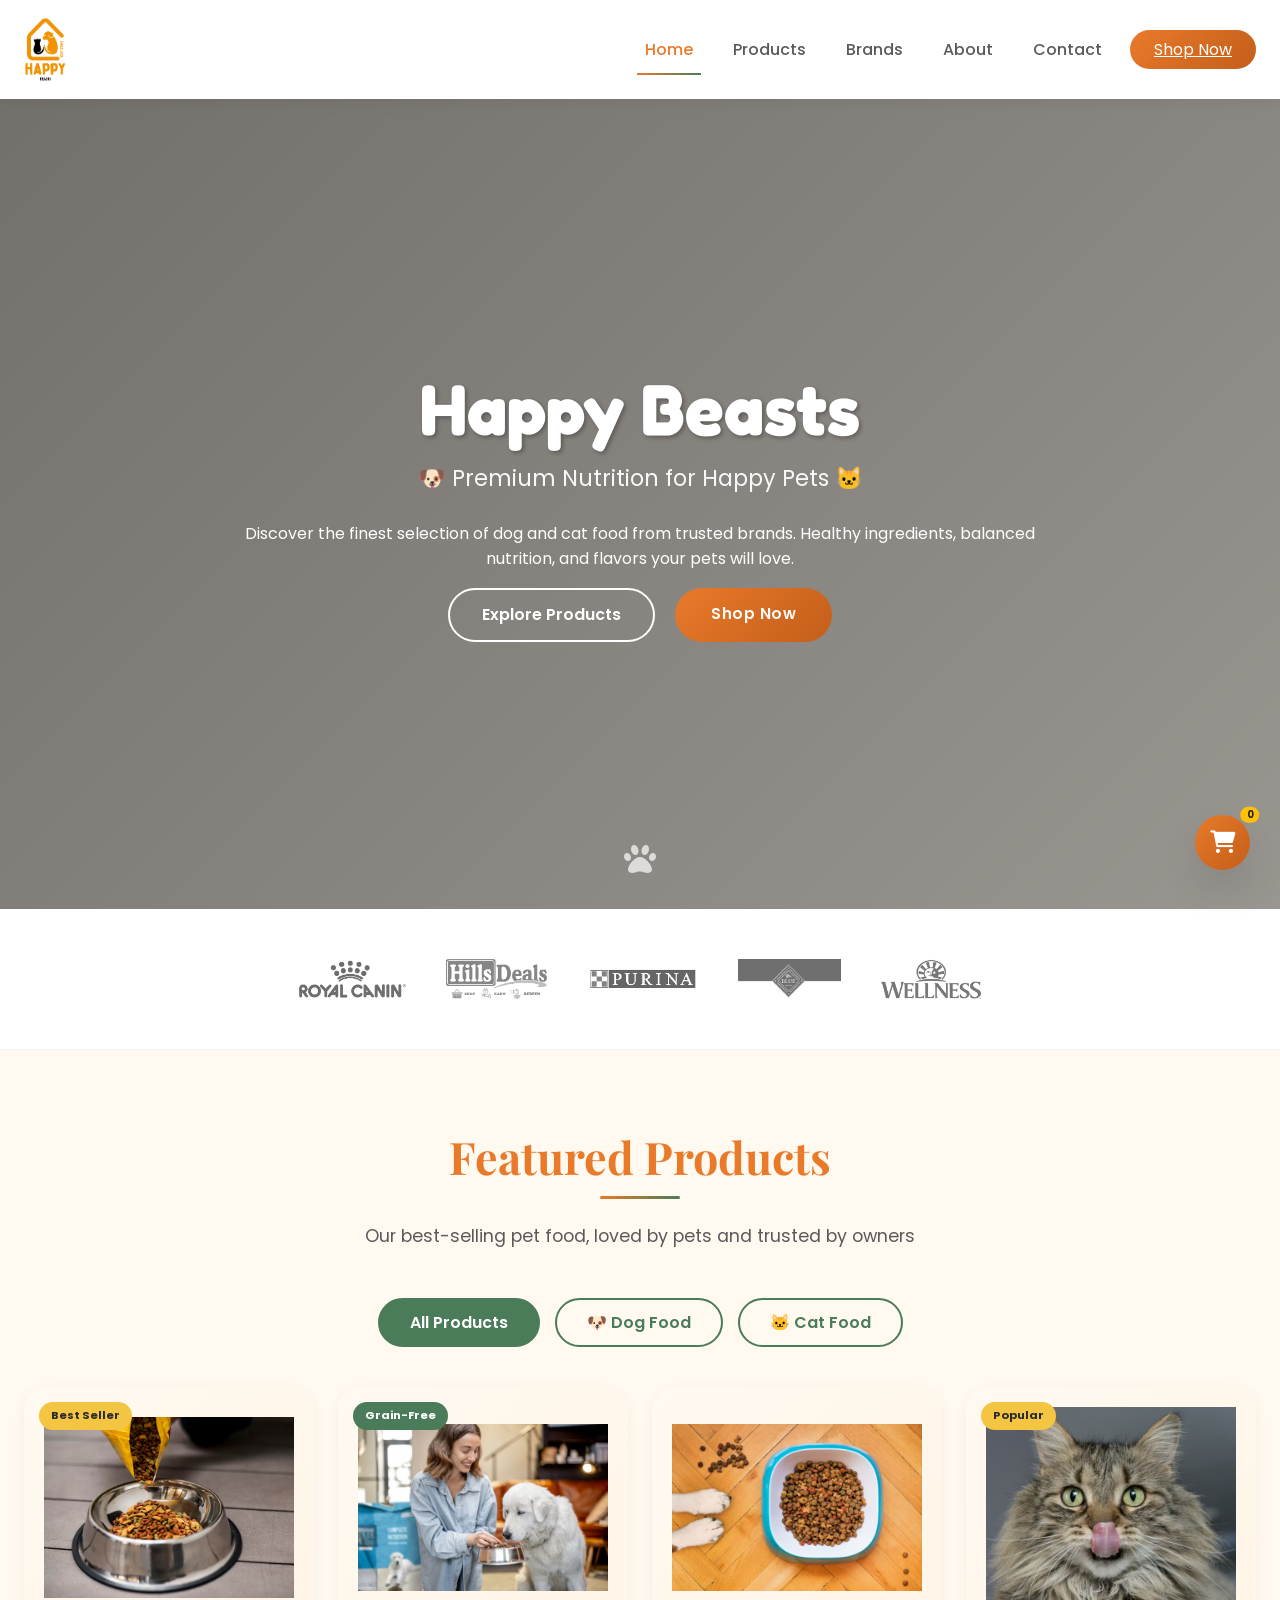
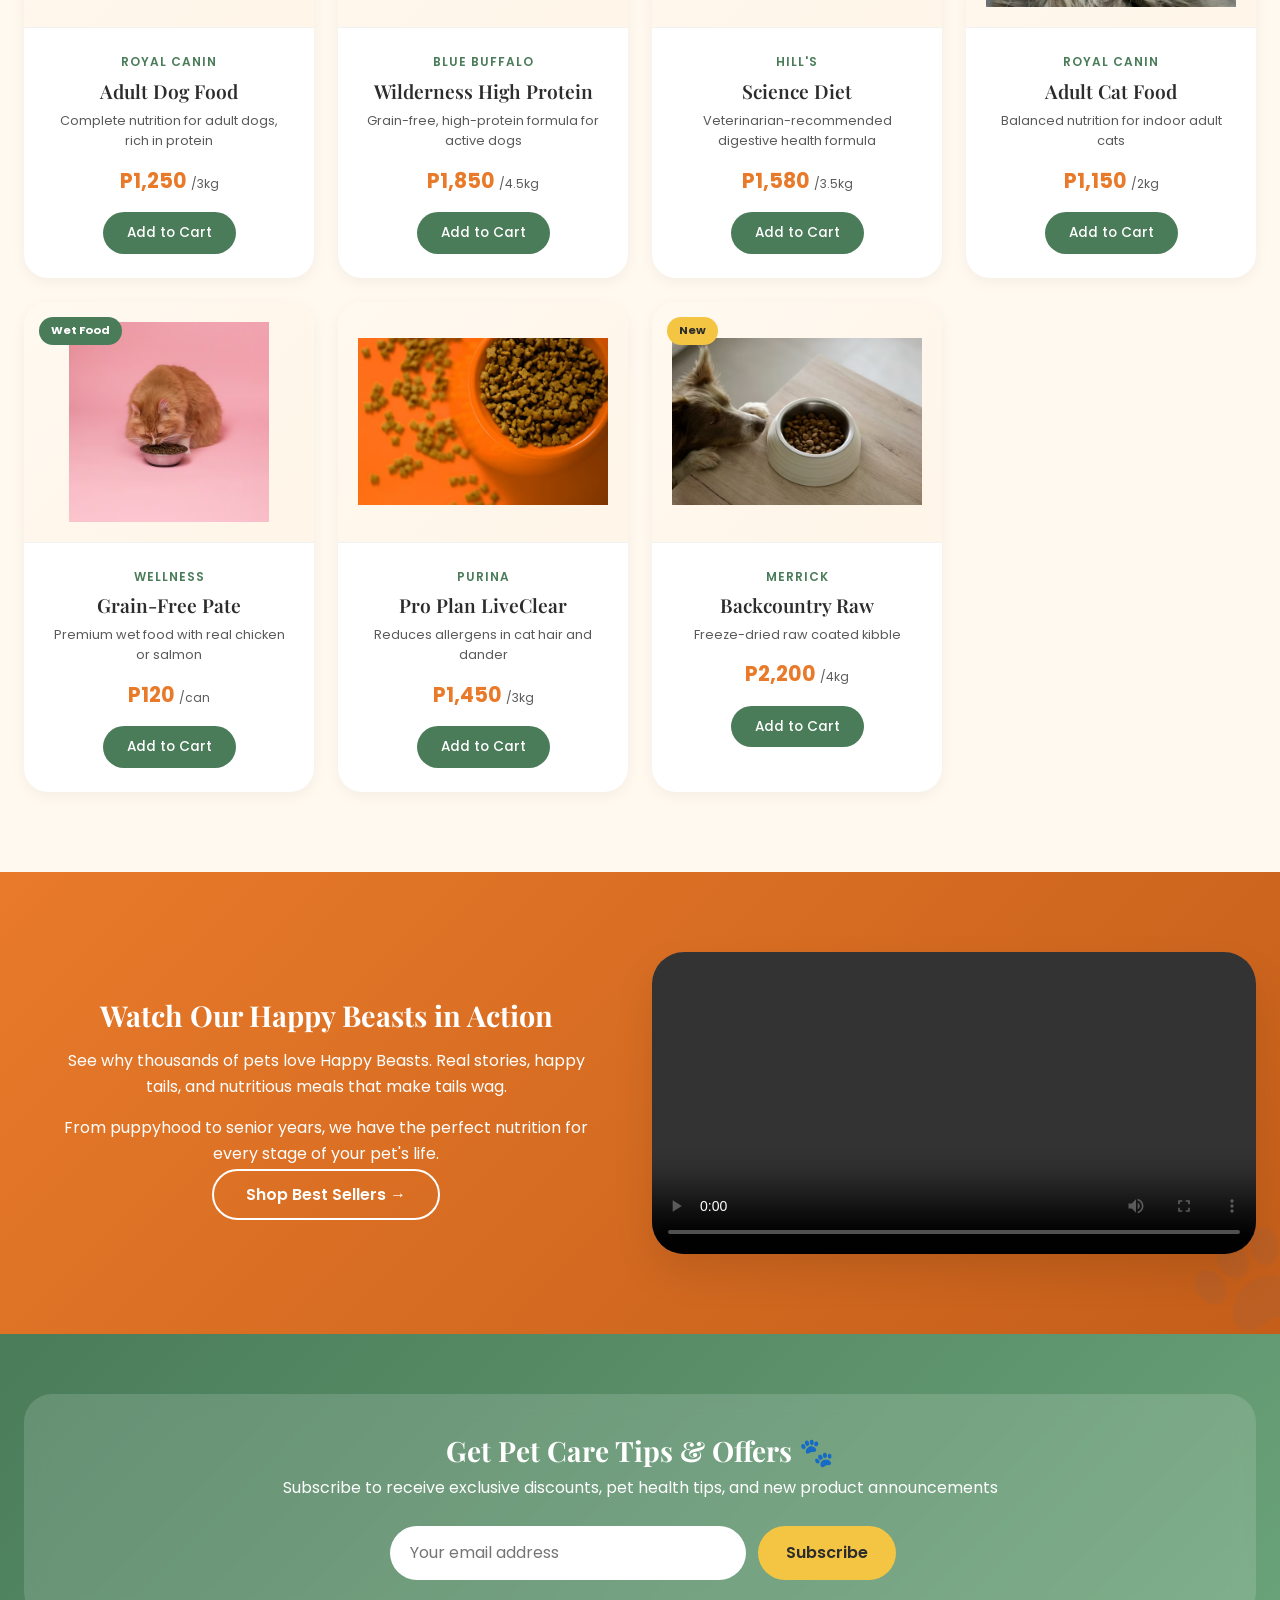
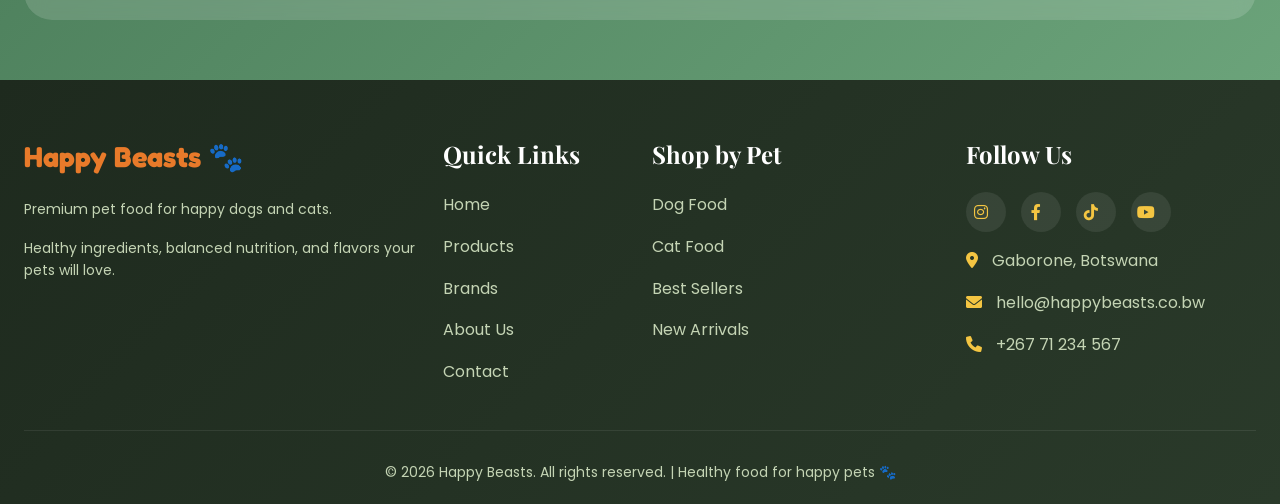
<file: index.html>
<!DOCTYPE html>
<html lang="en">
<head>
    <meta charset="UTF-8">
    <meta name="viewport" content="width=device-width, initial-scale=1.0, user-scalable=yes">
    <meta name="description" content="Happy Beasts - Premium pet food for dogs and cats. Shop from top brands like Royal Canin, Hill's, Purina, and more. Healthy food for happy pets.">
    <meta name="keywords" content="pet food, dog food, cat food, Royal Canin, Hill's, Purina, happy beasts">
    <meta name="author" content="Happy Beasts">
    <title>Happy Beasts | Premium Pet Food for Dogs & Cats</title>

    <!--favicon-->
    <link rel="icon" href="images/Happy beasts Logo.png" type="image/png">
    
    <!-- Bootstrap 5.3 CSS -->
    <link href="https://cdn.jsdelivr.net/npm/bootstrap@5.3.0/dist/css/bootstrap.min.css" rel="stylesheet">
    
    <!-- Font Awesome Icons -->
    <link rel="stylesheet" href="https://cdnjs.cloudflare.com/ajax/libs/font-awesome/6.0.0/css/all.min.css">
<!-- Google Fonts -->
    <link href="https://fonts.googleapis.com/css2?family=Playfair+Display:wght@400;500;600;700;800;900&family=Poppins:wght@300;400;500;600;700;800&family=Fredoka+One&display=swap" rel="stylesheet">
    
    <!-- Internal CSS -->
    <style>
        /* ========================================
           HAPPY BEASTS - PREMIUM PET FOOD
           Color Palette: Warm Orange | Soft Green | Cream | White
           ======================================== */
        
        :root {
            --primary-orange: #E87A2A;
            --primary-dark: #C45E1A;
            --secondary-green: #4A7C59;
            --secondary-light: #6BA37A;
            --accent-yellow: #F4C542;
            --cream: #FFF9F0;
            --cream-dark: #F5EDE0;
            --white: #FFFFFF;
            --gray-light: #F8F6F3;
            --gray: #6B6B6B;
            --text-dark: #2C2C2C;
            --text-soft: #5A5A5A;
            --shadow-sm: 0 4px 15px rgba(0,0,0,0.05);
            --shadow-md: 0 8px 30px rgba(0,0,0,0.08);
            --shadow-lg: 0 20px 40px rgba(0,0,0,0.1);
--transition-fast: all 0.3s ease;
        }
        
        * {
            margin: 0;
            padding: 0;
            box-sizing: border-box;
        }
        
        body {
            font-family: 'Poppins', sans-serif;
            color: var(--text-dark);
            background-color: var(--cream);
            line-height: 1.6;
            overflow-x: hidden;
        }
        
        h1, h2, h3, h4, h5 {
            font-family: 'Playfair Display', serif;
            font-weight: 700;
        }
        
        .container {
            max-width: 1280px;
            margin: 0 auto;
            padding: 0 24px;
        }
        
        /* Custom Scrollbar */
        ::-webkit-scrollbar {
            width: 8px;
        }
        ::-webkit-scrollbar-track {
            background: var(--cream-dark);
        }
        ::-webkit-scrollbar-thumb {
            background: var(--primary-orange);
            border-radius: 10px;
        }
        
        /* ========================================
           BUTTON STYLES
           ======================================== */
        .btn-primary {
            background: linear-gradient(135deg, var(--primary-orange), var(--primary-dark));
            color: var(--white);
            border: none;
            padding: 14px 36px;
            border-radius: 50px;
            font-weight: 600;
display: inline-block;
            text-decoration: none;
            font-size: 0.95rem;
            letter-spacing: 0.5px;
        }
        
        .btn-primary:hover {
            transform: translateY(-3px);
            box-shadow: var(--shadow-md);
            color: var(--white);
        }
        
        .btn-outline {
            background: transparent;
            border: 2px solid var(--white);
            color: var(--white);
            padding: 12px 32px;
            border-radius: 50px;
            font-weight: 600;
text-decoration: none;
        }
        
        .btn-outline:hover {
            background: var(--white);
            color: var(--primary-orange);
            transform: translateY(-2px);
        }
        
        .btn-green {
            background: linear-gradient(135deg, var(--secondary-green), var(--secondary-light));
            color: var(--white);
            border: none;
            padding: 12px 28px;
            border-radius: 50px;
            font-weight: 600;
text-decoration: none;
            display: inline-block;
        }
        
        .btn-green:hover {
            transform: translateY(-3px);
            box-shadow: var(--shadow-md);
            color: var(--white);
        }
        
        /* ========================================
           NAVIGATION BAR
           ======================================== */
        .navbar {
            background: rgba(255,255,255,0.96);
            backdrop-filter: blur(10px);
            box-shadow: var(--shadow-sm);
            position: sticky;
            top: 0;
            z-index: 1000;
            padding: 0.75rem 0;
        }
        
        .navbar.scrolled {
            padding: 0.5rem 0;
            background: rgba(255,255,255,0.98);
        }
        
        .navbar-brand {
            font-family: 'Fredoka One', cursive;
            font-size: 1.8rem;
            font-weight: 400;
            color: var(--primary-orange) !important;
            letter-spacing: -0.5px;
        }
        
        .navbar-brand span {
            color: var(--secondary-green);
        }
        
        .nav-link {
            font-weight: 500;
            color: var(--text-soft) !important;
position: relative;
            margin: 0 12px;
        }
        
        .nav-link::after {
            content: '';
            position: absolute;
            bottom: -5px;
            left: 0;
            width: 0;
            height: 2px;
            background: linear-gradient(90deg, var(--primary-orange), var(--secondary-green));
}
        
        .nav-link:hover::after,
        .nav-link.active::after {
            width: 100%;
        }
        
        .nav-link:hover,
        .nav-link.active {
            color: var(--primary-orange) !important;
        }
        
        .btn-nav-shop {
            background: linear-gradient(135deg, var(--primary-orange), var(--primary-dark));
            color: var(--white) !important;
            padding: 8px 24px !important;
            border-radius: 50px;
            margin-left: 8px;
        }
        
        .btn-nav-shop:hover {
            transform: translateY(-2px);
        }
        
        /* ========================================
           VIDEO HERO SECTION
           ======================================== */
        .video-hero {
            position: relative;
            min-height: 90vh;
            overflow: hidden;
            display: flex;
            align-items: center;
            color: var(--white);
        }
        
        .video-bg {
            position: absolute;
            top: 0;
            left: 0;
            width: 100%;
            height: 100%;
            object-fit: cover;
            z-index: 0;
        }
        
        .video-overlay {
            position: absolute;
            top: 0;
            left: 0;
            width: 100%;
            height: 100%;
            background: linear-gradient(135deg, rgba(0,0,0,0.55) 0%, rgba(0,0,0,0.4) 100%);
            z-index: 1;
        }
        
        .hero-content {
            position: relative;
            z-index: 2;
            text-align: center;
            max-width: 800px;
            margin: 0 auto;
        }
        
        .hero-content h1 {
            font-size: 4.5rem;
            font-weight: 800;
            margin-bottom: 0.5rem;
            font-family: 'Fredoka One', cursive;
            text-shadow: 2px 2px 4px rgba(0,0,0,0.3);
        }
        
        .hero-tagline {
            font-size: 1.4rem;
            margin-bottom: 1.5rem;
            opacity: 0.95;
        }
        
        .hero-buttons {
            display: flex;
            gap: 20px;
            justify-content: center;
            flex-wrap: wrap;
        }
        
        .paw-print {
            position: absolute;
            bottom: 30px;
            left: 50%;
            transform: translateX(-50%);
            z-index: 2;
cursor: pointer;
        }
        
        .paw-print i {
            font-size: 2rem;
            color: var(--white);
            opacity: 0.7;
        }
/* ========================================
           BRAND SECTION
           ======================================== */
        .brands-section {
            padding: 50px 0;
            background: var(--white);
            border-bottom: 1px solid rgba(0,0,0,0.05);
        }
        
        .brand-grid {
            display: flex;
            justify-content: center;
            align-items: center;
            flex-wrap: wrap;
            gap: 40px;
        }
        
        .brand-item {
            text-align: center;
            opacity: 0.7;
}
        
        .brand-item:hover {
            opacity: 1;
            transform: translateY(-5px);
        }
        
        .brand-item img {
            height: 50px;
            width: auto;
            filter: grayscale(100%);
}
        
        .brand-item:hover img {
            filter: grayscale(0%);
        }
        
        /* ========================================
           FEATURED PRODUCTS SECTION
           ======================================== */
        .featured-section {
            padding: 80px 0;
            background: var(--cream);
        }
        
        .section-title {
            text-align: center;
            margin-bottom: 3rem;
        }
        
        .section-title h2 {
            font-size: 2.8rem;
            color: var(--primary-orange);
            position: relative;
            display: inline-block;
            padding-bottom: 15px;
        }
        
        .section-title h2::after {
            content: '';
            position: absolute;
            bottom: 0;
            left: 50%;
            transform: translateX(-50%);
            width: 80px;
            height: 3px;
            background: linear-gradient(90deg, var(--primary-orange), var(--secondary-green));
            border-radius: 3px;
        }
        
        .section-title p {
            color: var(--text-soft);
            margin-top: 15px;
            font-size: 1.1rem;
        }
        
        /* Product Cards */
        .product-card {
            background: var(--white);
            border-radius: 24px;
            overflow: hidden;
box-shadow: var(--shadow-sm);
            height: 100%;
            position: relative;
        }
        
        .product-card:hover {
            transform: translateY(-10px);
            box-shadow: var(--shadow-lg);
        }
        
        .product-badge {
            position: absolute;
            top: 15px;
            left: 15px;
            background: var(--accent-yellow);
            color: var(--text-dark);
            padding: 5px 12px;
            border-radius: 50px;
            font-size: 0.7rem;
            font-weight: 700;
            z-index: 2;
        }
        
        .product-badge.pet {
            background: var(--secondary-green);
            color: white;
        }
        
        .product-img {
            height: 240px;
            width: 100%;
            object-fit: contain;
            padding: 20px;
            background: linear-gradient(135deg, #FFF9F0, #FFF5E8);
}
        
        .product-card:hover .product-img {
            transform: scale(1.03);
        }
        
        .product-info {
            padding: 1.5rem;
            text-align: center;
            border-top: 1px solid rgba(0,0,0,0.05);
        }
        
        .product-brand {
            font-size: 0.75rem;
            color: var(--secondary-green);
            font-weight: 600;
            text-transform: uppercase;
            letter-spacing: 1px;
        }
        
        .product-title {
            font-size: 1.2rem;
            font-weight: 600;
            margin: 8px 0;
            color: var(--text-dark);
        }
        
        .product-desc {
            font-size: 0.8rem;
            color: var(--text-soft);
            margin-bottom: 12px;
        }
        
        .product-price {
            font-size: 1.3rem;
            font-weight: 700;
            color: var(--primary-orange);
            margin-bottom: 15px;
        }
        
        .product-price small {
            font-size: 0.75rem;
            font-weight: normal;
            color: var(--text-soft);
        }
        
        .btn-cart {
            background: var(--secondary-green);
            color: var(--white);
            border: none;
            padding: 10px 24px;
            border-radius: 50px;
            font-size: 0.85rem;
            font-weight: 500;
cursor: pointer;
        }
        
        .btn-cart:hover {
            background: var(--secondary-light);
            transform: translateY(-2px);
        }
        
        /* Category Toggle */
        .category-toggle {
            display: flex;
            justify-content: center;
            gap: 15px;
            margin-bottom: 40px;
        }
        
        .cat-btn {
            background: transparent;
            border: 2px solid var(--secondary-green);
            color: var(--secondary-green);
            padding: 10px 30px;
            border-radius: 50px;
            font-weight: 600;
cursor: pointer;
        }
        
        .cat-btn.active,
        .cat-btn:hover {
            background: var(--secondary-green);
            color: white;
        }
        
        /* ========================================
           VIDEO SECTION (MID-PAGE)
           ======================================== */
        .video-section {
            padding: 80px 0;
            background: linear-gradient(135deg, var(--primary-orange), var(--primary-dark));
            position: relative;
            overflow: hidden;
        }
        
        .video-section::before {
            content: '🐾';
            position: absolute;
            font-size: 200px;
            opacity: 0.05;
            bottom: -50px;
            right: -50px;
            pointer-events: none;
        }
        
        .video-card {
            background: rgba(255,255,255,0.15);
            backdrop-filter: blur(10px);
            border-radius: 32px;
            overflow: hidden;
            box-shadow: var(--shadow-lg);
        }
        
        .video-card video {
            width: 100%;
            height: auto;
            display: block;
        }
        
        .video-text {
            padding: 30px;
            text-align: center;
            color: var(--white);
        }
        
        .video-text h3 {
            font-size: 1.8rem;
            margin-bottom: 1rem;
        }
        
        /* ========================================
           TESTIMONIALS SECTION
           ======================================== */
        .testimonials-section {
            padding: 80px 0;
            background: var(--white);
        }
        
        .testimonial-card {
            background: var(--cream);
            border-radius: 20px;
            padding: 30px;
            text-align: center;
height: 100%;
        }
        
        .testimonial-card:hover {
            transform: translateY(-5px);
            box-shadow: var(--shadow-md);
        }
        
        .testimonial-avatar {
            width: 70px;
            height: 70px;
            border-radius: 50%;
            object-fit: cover;
            margin-bottom: 15px;
        }
        
        .testimonial-text {
            font-style: italic;
            color: var(--text-soft);
            margin-bottom: 15px;
        }
        
        .testimonial-name {
            font-weight: 600;
            color: var(--primary-orange);
        }
        
        .pet-name {
            font-size: 0.8rem;
            color: var(--secondary-green);
        }
        
        /* ========================================
           NEWSLETTER SECTION
           ======================================== */
        .newsletter-section {
            padding: 60px 0;
            background: linear-gradient(135deg, var(--secondary-green), var(--secondary-light));
            color: var(--white);
        }
        
        .newsletter-card {
            background: rgba(255,255,255,0.15);
            border-radius: 28px;
            padding: 40px;
            text-align: center;
            backdrop-filter: blur(10px);
        }
        
        .newsletter-form {
            display: flex;
            gap: 12px;
            max-width: 500px;
            margin: 25px auto 0;
        }
        
        .newsletter-form input {
            flex: 1;
            padding: 14px 20px;
            border: none;
            border-radius: 50px;
            font-family: 'Poppins', sans-serif;
        }
        
        .newsletter-form input:focus {
            outline: none;
            box-shadow: 0 0 0 2px var(--accent-yellow);
        }
        
        .newsletter-form button {
            background: var(--accent-yellow);
            color: var(--text-dark);
            border: none;
            padding: 12px 28px;
            border-radius: 50px;
            font-weight: 600;
}
        
        .newsletter-form button:hover {
            transform: translateY(-2px);
            background: var(--primary-orange);
            color: white;
        }
        
        /* ========================================
           FOOTER
           ======================================== */
        .footer {
            background: linear-gradient(135deg, #1E2A1E, #2A3A2A);
            color: #C4D4B4;
            padding: 60px 0 20px;
        }
        
        .footer h3, .footer h4 {
            color: var(--white);
            margin-bottom: 1.5rem;
        }
        
        .footer h3 {
            font-family: 'Fredoka One', cursive;
            font-size: 1.8rem;
            color: var(--primary-orange);
        }
        
        .footer a {
            color: #C4D4B4;
            text-decoration: none;
}
        
        .footer a:hover {
            color: var(--accent-yellow);
            padding-left: 5px;
        }
        
        .footer i {
            margin-right: 10px;
            color: var(--accent-yellow);
        }
        
        .social-icons {
            display: flex;
            gap: 15px;
        }
        
        .social-icons a {
            width: 40px;
            height: 40px;
            background: rgba(255,255,255,0.08);
            border-radius: 50%;
            display: inline-flex;
            align-items: center;
            justify-content: center;
}
        
        .social-icons a:hover {
            background: var(--primary-orange);
            transform: translateY(-3px);
            padding-left: 0;
        }
        
        .footer-bottom {
            text-align: center;
            padding-top: 30px;
            margin-top: 30px;
            border-top: 1px solid rgba(255,255,255,0.08);
        }
        
        /* ========================================
           FLOATING CART BUTTON
           ======================================== */
        .float-cart {
            position: fixed;
            bottom: 30px;
            right: 30px;
            background: linear-gradient(135deg, var(--primary-orange), var(--primary-dark));
            color: var(--white);
            width: 55px;
            height: 55px;
            border-radius: 50%;
            display: flex;
            align-items: center;
            justify-content: center;
            font-size: 1.4rem;
            box-shadow: var(--shadow-lg);
z-index: 999;
            text-decoration: none;
}
        
        .float-cart:hover {
            background: var(--secondary-green);
            transform: scale(1.1);
            color: var(--white);
        }
/* ========================================
           RESPONSIVE DESIGN
           ======================================== */
        @media (max-width: 992px) {
            .hero-content h1 {
                font-size: 3.2rem;
            }
            .section-title h2 {
                font-size: 2.2rem;
            }
        }
        
        @media (max-width: 768px) {
            .hero-content h1 {
                font-size: 2.5rem;
            }
            .hero-tagline {
                font-size: 1.1rem;
            }
            .hero-buttons {
                flex-direction: column;
                align-items: center;
            }
            .category-toggle {
                flex-wrap: wrap;
            }
            .cat-btn {
                padding: 6px 20px;
                font-size: 0.8rem;
            }
            .newsletter-form {
                flex-direction: column;
                padding: 0 20px;
            }
            .footer .row > div {
                text-align: center;
                margin-bottom: 30px;
            }
            .social-icons {
                justify-content: center;
            }
        }
        
        @media (max-width: 576px) {
            .container {
                padding: 0 16px;
            }
            .product-title {
                font-size: 1rem;
            }
        }
    </style>
</head>
<body>

    <!-- Navigation Bar -->
    <nav class="navbar navbar-expand-lg">
        <div class="container">
           <a class="navbar-brand" href="index.html">
                <img src="images/Happy beasts Logo.png" alt="Happy Beasts" class="logo-img" style="height: 65px; width: auto;">
            </a>
            <button class="navbar-toggler" type="button" data-bs-toggle="collapse" data-bs-target="#navbarNav">
                <span class="navbar-toggler-icon"></span>
            </button>
            <div class="collapse navbar-collapse" id="navbarNav">
                <ul class="navbar-nav ms-auto align-items-center">
                    <li class="nav-item"><a class="nav-link active" href="index.html">Home</a></li>
                    <li class="nav-item"><a class="nav-link" href="products.html">Products</a></li>
                    <li class="nav-item"><a class="nav-link" href="brands.html">Brands</a></li>
                    <li class="nav-item"><a class="nav-link" href="about.html">About</a></li>
                    <li class="nav-item"><a class="nav-link" href="contact.html">Contact</a></li>
                    <li class="nav-item"><a class="btn-nav-shop" href="shop.html">Shop Now</a></li>
                </ul>
            </div>
        </div>
    </nav>

    <!-- Video Hero Section -->
    <section class="video-hero">
        <video class="video-bg" autoplay muted loop playsinline>
              <source src="video/video.mp4" type="video/mp4">
        </video>
        <div class="video-overlay"></div>
        <div class="container">
            <div class="hero-content">
                <h1>Happy Beasts</h1>
                <div class="hero-tagline">🐶 Premium Nutrition for Happy Pets 🐱</div>
                <p>Discover the finest selection of dog and cat food from trusted brands. Healthy ingredients, balanced nutrition, and flavors your pets will love.</p>
                <div class="hero-buttons">
                    <a href="products.html" class="btn-outline">Explore Products</a>
                    <a href="shop.html" class="btn-primary">Shop Now</a>
                </div>
            </div>
        </div>
        <div class="paw-print">
            <i class="fas fa-paw"></i>
        </div>
    </section>

    <!-- Trusted Brands Section -->
    <section class="brands-section">
        <div class="container">
            <div class="brand-grid">
                <div class="brand-item"><img src="images/royal.png" alt="Royal Canin" style="height: 40px;"></div>
                <div class="brand-item"><img src="images/hills.png" alt="Hill's" style="height: 40px;"></div>
                <div class="brand-item"><img src="images/purina.png" alt="Purina" style="height: 40px;"></div>
                <div class="brand-item"><img src="images/blue.png" alt="Blue Buffalo" style="height: 40px;"></div>
                <div class="brand-item"><img src="images/wellness.png" alt="Wellness" style="height: 40px;"></div>
            </div>
        </div>
    </section>

    <!-- Featured Products Section -->
    <section class="featured-section">
        <div class="container">
            <div class="section-title">
                <h2>Featured Products</h2>
                <p>Our best-selling pet food, loved by pets and trusted by owners</p>
            </div>
            
            <div class="category-toggle">
                <button class="cat-btn active" data-filter="all">All Products</button>
                <button class="cat-btn" data-filter="dog">🐶 Dog Food</button>
                <button class="cat-btn" data-filter="cat">🐱 Cat Food</button>
            </div>
            
            <div class="row g-4" id="productsGrid">
                <!-- Dog Food Products -->
                <div class="col-md-6 col-lg-3 product-item" data-category="dog">
                    <div class="product-card">
                        <span class="product-badge">Best Seller</span>
                        <img src="images/Adult Dog Food.avif" alt="Royal Canin Dog Food" class="product-img">
                        <div class="product-info">
                            <div class="product-brand">ROYAL CANIN</div>
                            <h3 class="product-title">Adult Dog Food</h3>
                            <p class="product-desc">Complete nutrition for adult dogs, rich in protein</p>
                            <div class="product-price">P1,250 <small>/3kg</small></div>
                            <button class="btn-cart">Add to Cart</button>
                        </div>
                    </div>
                </div>
                
                <div class="col-md-6 col-lg-3 product-item" data-category="dog">
                    <div class="product-card">
                        <span class="product-badge pet">Grain-Free</span>
                        <img src="images/wilderness.avif" alt="Blue Buffalo Dog Food" class="product-img">
                        <div class="product-info">
                            <div class="product-brand">BLUE BUFFALO</div>
                            <h3 class="product-title">Wilderness High Protein</h3>
                            <p class="product-desc">Grain-free, high-protein formula for active dogs</p>
                            <div class="product-price">P1,850 <small>/4.5kg</small></div>
                            <button class="btn-cart">Add to Cart</button>
                        </div>
                    </div>
                </div>
                
                <div class="col-md-6 col-lg-3 product-item" data-category="dog">
                    <div class="product-card">
                        <img src="images/1.avif" alt="Hill's Dog Food" class="product-img">
                        <div class="product-info">
                            <div class="product-brand">HILL'S</div>
                            <h3 class="product-title">Science Diet</h3>
                            <p class="product-desc">Veterinarian-recommended digestive health formula</p>
                            <div class="product-price">P1,580 <small>/3.5kg</small></div>
                            <button class="btn-cart">Add to Cart</button>
                        </div>
                    </div>
                </div>
                
                <!-- Cat Food Products -->
                <div class="col-md-6 col-lg-3 product-item" data-category="cat">
                    <div class="product-card">
                        <span class="product-badge">Popular</span>
                        <img src="images/3.avif" alt="Royal Canin Cat Food" class="product-img">
                        <div class="product-info">
                            <div class="product-brand">ROYAL CANIN</div>
                            <h3 class="product-title">Adult Cat Food</h3>
                            <p class="product-desc">Balanced nutrition for indoor adult cats</p>
                            <div class="product-price">P1,150 <small>/2kg</small></div>
                            <button class="btn-cart">Add to Cart</button>
                        </div>
                    </div>
                </div>
                
                <div class="col-md-6 col-lg-3 product-item" data-category="cat">
                    <div class="product-card">
                        <span class="product-badge pet">Wet Food</span>
                        <img src="images/2.avif" alt="Wellness Cat Food" class="product-img">
                        <div class="product-info">
                            <div class="product-brand">WELLNESS</div>
                            <h3 class="product-title">Grain-Free Pate</h3>
                            <p class="product-desc">Premium wet food with real chicken or salmon</p>
                            <div class="product-price">P120 <small>/can</small></div>
                            <button class="btn-cart">Add to Cart</button>
                        </div>
                    </div>
                </div>
                
                <div class="col-md-6 col-lg-3 product-item" data-category="cat">
                    <div class="product-card">
                        <img src="images/5.avif" alt="Purina Cat Food" class="product-img">
                        <div class="product-info">
                            <div class="product-brand">PURINA</div>
                            <h3 class="product-title">Pro Plan LiveClear</h3>
                            <p class="product-desc">Reduces allergens in cat hair and dander</p>
                            <div class="product-price">P1,450 <small>/3kg</small></div>
                            <button class="btn-cart">Add to Cart</button>
                        </div>
                    </div>
                </div>
                
                <div class="col-md-6 col-lg-3 product-item" data-category="dog">
                    <div class="product-card">
                        <span class="product-badge">New</span>
                        <img src="images/4.avif" alt="Merrick Dog Food" class="product-img">
                        <div class="product-info">
                            <div class="product-brand">MERRICK</div>
                            <h3 class="product-title">Backcountry Raw</h3>
                            <p class="product-desc">Freeze-dried raw coated kibble</p>
                            <div class="product-price">P2,200 <small>/4kg</small></div>
                            <button class="btn-cart">Add to Cart</button>
                        </div>
                    </div>
                </div>
            </div>
        </div>
    </section>

    <!-- Mid-Page Video Section -->
    <section class="video-section">
        <div class="container">
            <div class="row align-items-center">
                <div class="col-lg-6">
                    <div class="video-text">
                        <h3>Watch Our Happy Beasts in Action</h3>
                        <p>See why thousands of pets love Happy Beasts. Real stories, happy tails, and nutritious meals that make tails wag.</p>
                        <p>From puppyhood to senior years, we have the perfect nutrition for every stage of your pet's life.</p>
                        <a href="products.html" class="btn-outline mt-3" style="border-color: white;">Shop Best Sellers →</a>
                    </div>
                </div>
                <div class="col-lg-6">
                    <div class="video-card">
                        <video controls>
                            <source src="video/vid2.mp4" type="video/mp4">
                            Your browser does not support the video tag.
                        </video>
                    </div>
                </div>
            </div>
        </div>
    </section>

    <!-- Newsletter Section -->
    <section class="newsletter-section">
        <div class="container">
            <div class="newsletter-card">
                <h3>Get Pet Care Tips & Offers 🐾</h3>
                <p>Subscribe to receive exclusive discounts, pet health tips, and new product announcements</p>
                <form class="newsletter-form" id="newsletterForm">
                    <input type="email" placeholder="Your email address" required>
                    <button type="submit">Subscribe</button>
                </form>
            </div>
        </div>
    </section>

    <!-- Footer -->
    <footer class="footer">
        <div class="container">
            <div class="row g-4">
                <div class="col-md-4">
                    <h3>Happy Beasts 🐾</h3>
                    <p class="small">Premium pet food for happy dogs and cats.</p>
                    <p class="small">Healthy ingredients, balanced nutrition, and flavors your pets will love.</p>
                </div>
                <div class="col-md-2">
                    <h4>Quick Links</h4>
                    <p><a href="index.html">Home</a></p>
                    <p><a href="products.html">Products</a></p>
                    <p><a href="brands.html">Brands</a></p>
                    <p><a href="about.html">About Us</a></p>
                    <p><a href="contact.html">Contact</a></p>
                </div>
                <div class="col-md-3">
                    <h4>Shop by Pet</h4>
                    <p><a href="products.html?cat=dog">Dog Food</a></p>
                    <p><a href="products.html?cat=cat">Cat Food</a></p>
                    <p><a href="products.html">Best Sellers</a></p>
                    <p><a href="products.html">New Arrivals</a></p>
                </div>
                <div class="col-md-3">
                    <h4>Follow Us</h4>
                    <div class="social-icons">
                        <a href="#"><i class="fab fa-instagram"></i></a>
                        <a href="#"><i class="fab fa-facebook-f"></i></a>
                        <a href="#"><i class="fab fa-tiktok"></i></a>
                        <a href="#"><i class="fab fa-youtube"></i></a>
                    </div>
                    <div class="mt-3">
                        <p><i class="fas fa-map-marker-alt"></i> Gaborone, Botswana</p>
                        <p><i class="fas fa-envelope"></i> hello@happybeasts.co.bw</p>
                        <p><i class="fas fa-phone"></i> +267 71 234 567</p>
                    </div>
                </div>
            </div>
            <div class="footer-bottom">
                <p class="mb-0 small">&copy; 2026 Happy Beasts. All rights reserved. | Healthy food for happy pets 🐾</p>
            </div>
        </div>
    </footer>

    <!-- Floating Cart Button -->
    <a href="cart.html" class="float-cart">
        <i class="fas fa-shopping-cart"></i>
        <span class="position-absolute top-0 start-100 translate-middle badge rounded-pill bg-warning text-dark" style="font-size: 0.6rem;">0</span>
    </a>

    <!-- Scripts -->
    <script src="https://cdn.jsdelivr.net/npm/bootstrap@5.3.0/dist/js/bootstrap.bundle.min.js"></script>
<script>
// Navbar scroll effect
        window.addEventListener('scroll', function() {
            const navbar = document.querySelector('.navbar');
            if (window.scrollY > 50) navbar.classList.add('scrolled');
            else navbar.classList.remove('scrolled');
        });
        
        // Active page highlighting
        const currentPage = window.location.pathname.split('/').pop() || 'index.html';
        document.querySelectorAll('.nav-link').forEach(link => {
            link.classList.remove('active');
            if (link.getAttribute('href') === currentPage) link.classList.add('active');
            if (currentPage === 'index.html' && link.getAttribute('href') === 'index.html') link.classList.add('active');
        });
        
        // Category filter for products
        const filterBtns = document.querySelectorAll('.cat-btn');
        const products = document.querySelectorAll('.product-item');
        
        filterBtns.forEach(btn => {
            btn.addEventListener('click', function() {
                filterBtns.forEach(b => b.classList.remove('active'));
                this.classList.add('active');
                
                const filter = this.getAttribute('data-filter');
                
                products.forEach(product => {
                    if (filter === 'all' || product.getAttribute('data-category') === filter) {
                        product.style.display = 'block';
                    } else {
                        product.style.display = 'none';
                    }
                });
            });
        });
        
        // Newsletter subscription
        const newsletterForm = document.getElementById('newsletterForm');
        if (newsletterForm) {
            newsletterForm.addEventListener('submit', function(e) {
                e.preventDefault();
                const email = this.querySelector('input[type="email"]').value;
                if (email) {
                    alert('🐾 Thank you for subscribing! You\'ll receive pet care tips and exclusive offers.');
                    this.reset();
                }
            });
        }
        
        // Add to cart buttons
        document.querySelectorAll('.btn-cart').forEach(btn => {
            btn.addEventListener('click', function() {
                const cartBadge = document.querySelector('.float-cart .badge');
                let count = parseInt(cartBadge.textContent) || 0;
                count++;
                cartBadge.textContent = count;
                
                // Show temporary notification
                const notification = document.createElement('div');
                notification.className = 'notification-toast';
                notification.innerHTML = `
                    <div class="notification-content">
                        <i class="fas fa-check-circle"></i>
                        <div>Added to cart! 🐾</div>
                    </div>
                `;
                notification.style.cssText = `
                    position: fixed;
                    bottom: 100px;
                    right: 30px;
                    background: #4A7C59;
                    color: white;
                    padding: 12px 20px;
                    border-radius: 50px;
                    z-index: 1000;
`;
                document.body.appendChild(notification);
                setTimeout(() => notification.remove(), 2000);
            });
        });
        
        // Smooth scroll for paw print
        document.querySelector('.paw-print').addEventListener('click', () => {
            window.scrollTo({ top: window.innerHeight });
        });
</script>
</body>
</html>
</file>
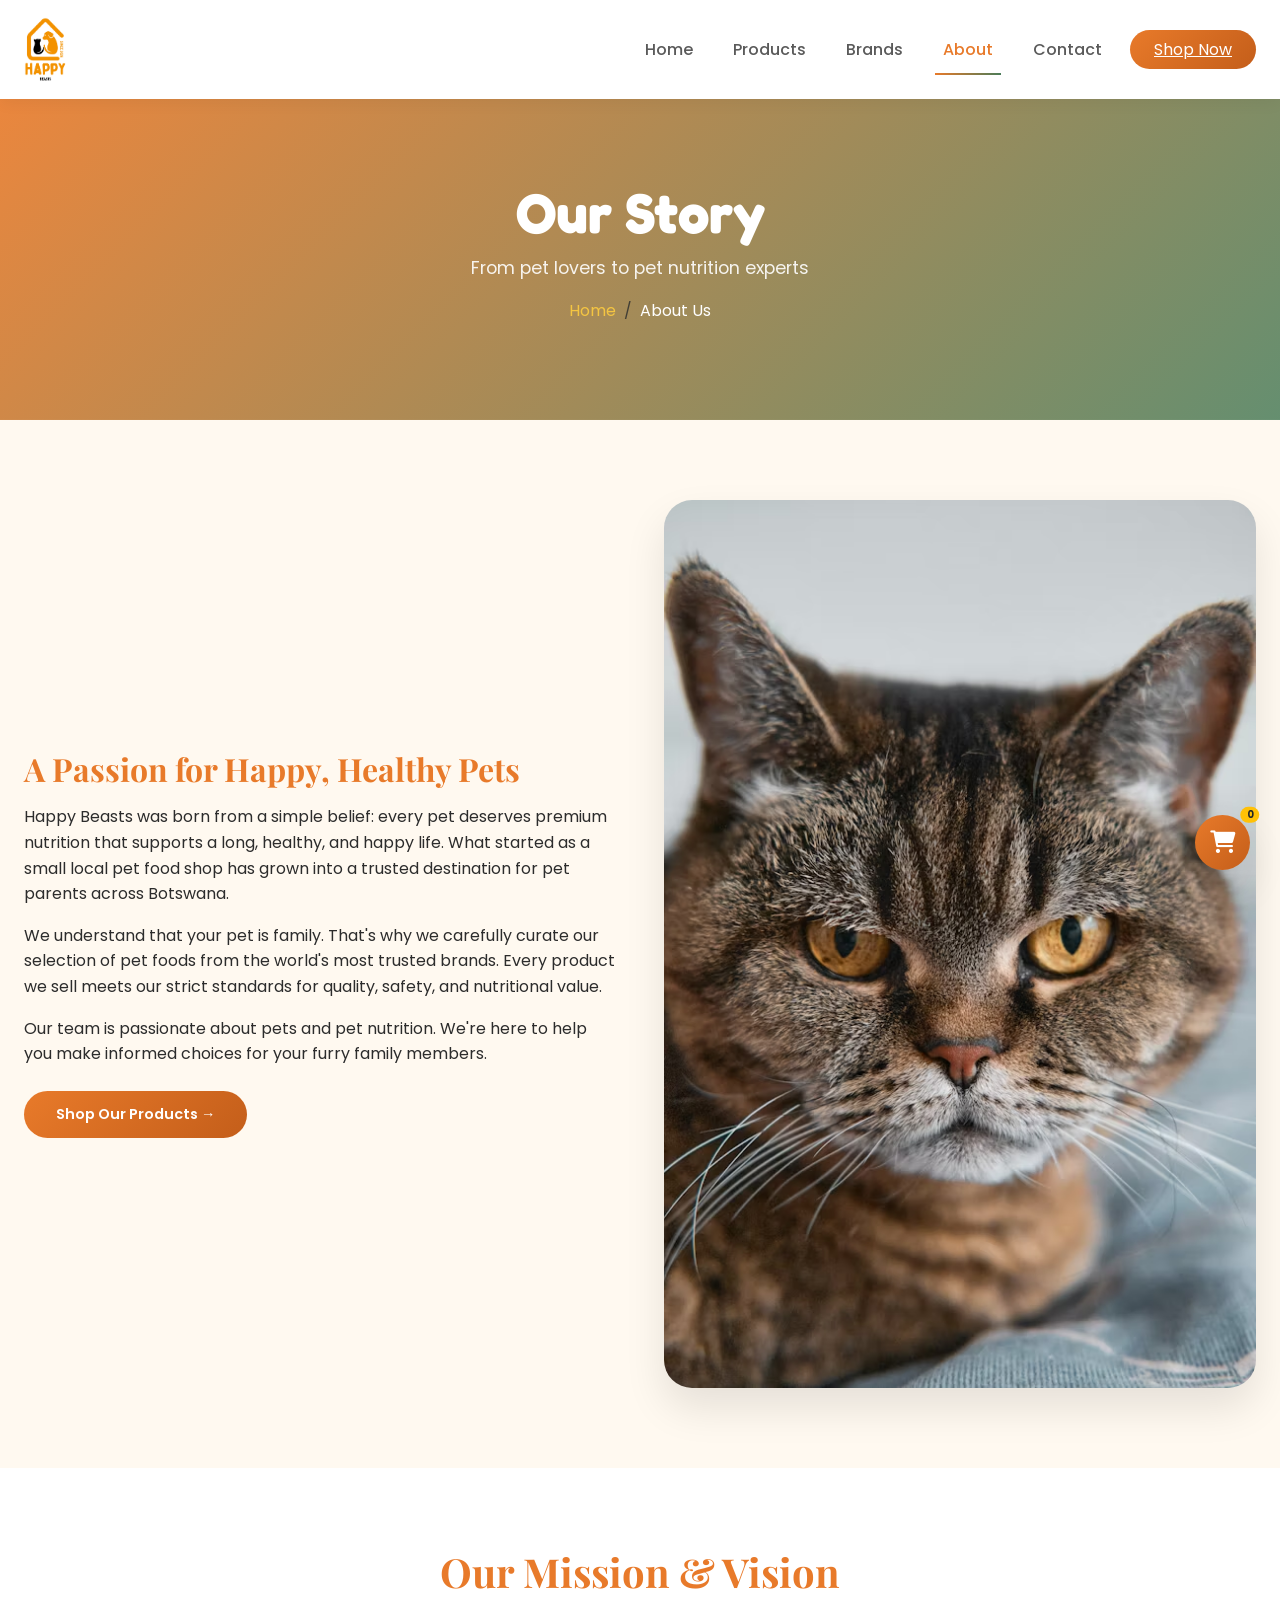
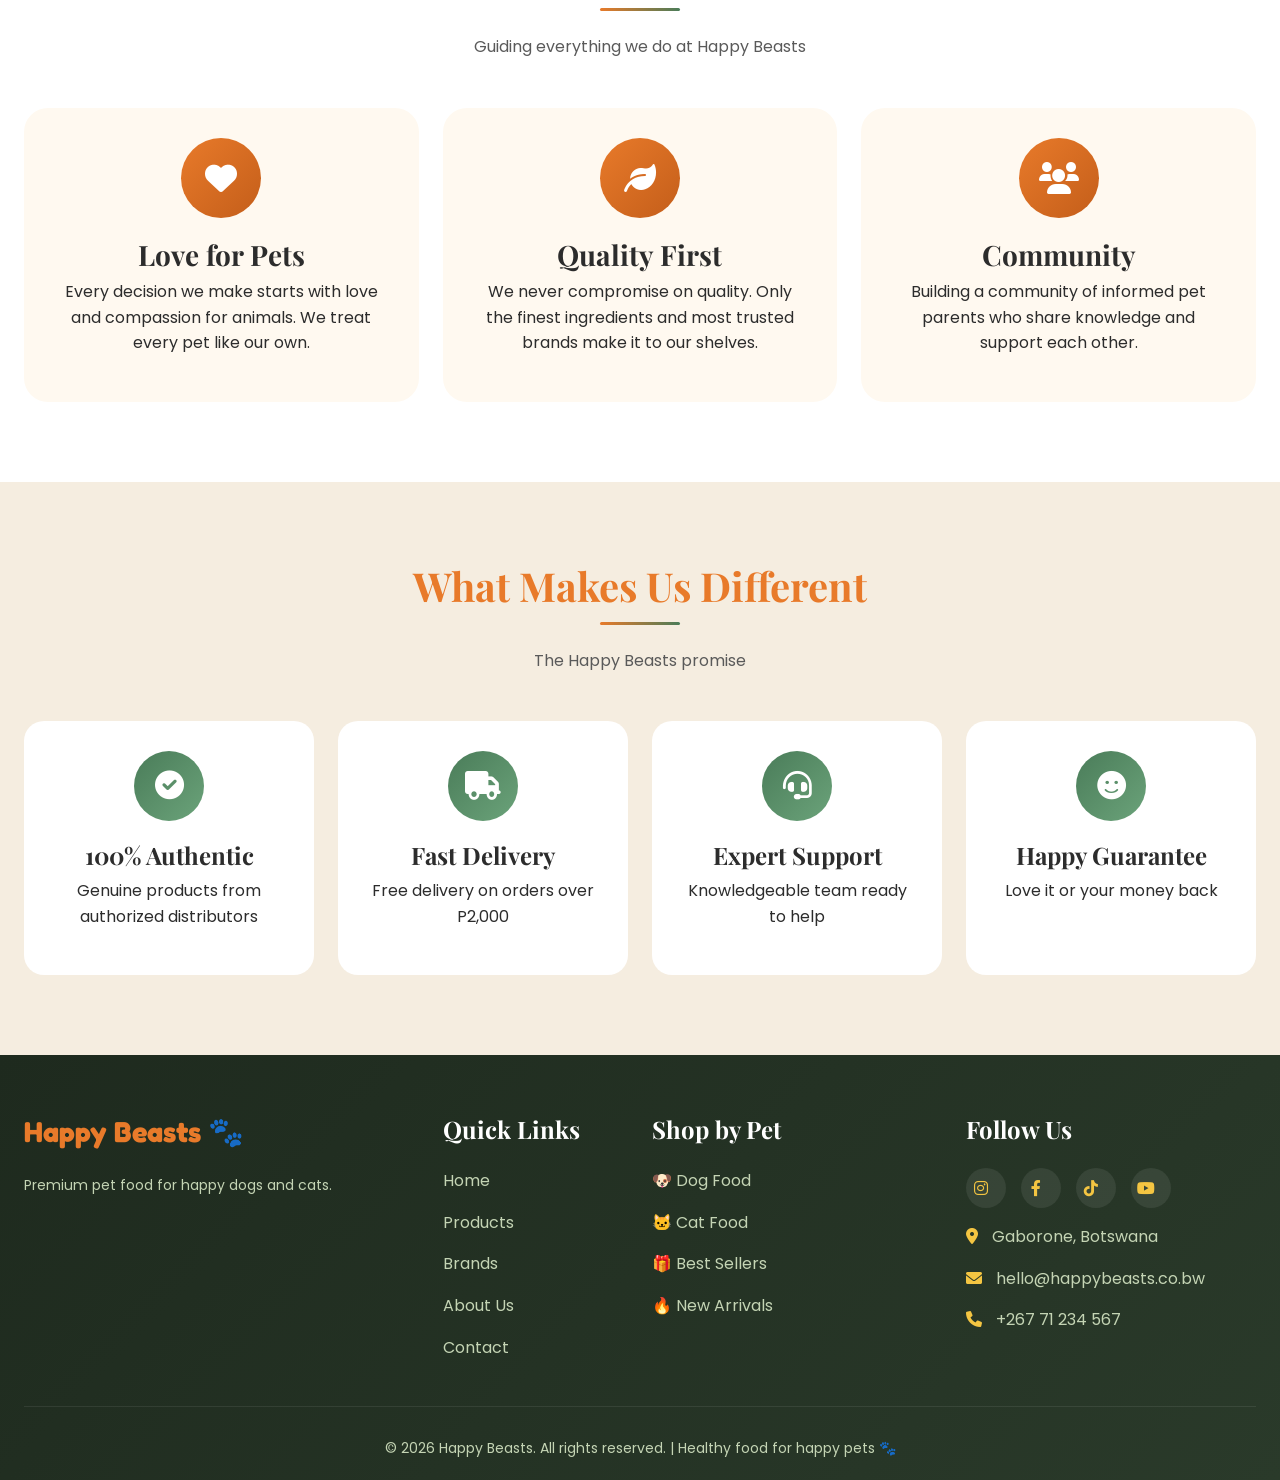
<file: about.html>
<!DOCTYPE html>
<html lang="en">
<head>
    <meta charset="UTF-8">
    <meta name="viewport" content="width=device-width, initial-scale=1.0">
    <meta name="description" content="Learn about Happy Beasts - our mission to provide premium pet food and nutrition for dogs and cats. Quality ingredients, happy pets.">
    <meta name="keywords" content="about Happy Beasts, pet food mission, pet nutrition, happy pets">
    <meta name="author" content="Happy Beasts">
    <title>About Us | Happy Beasts</title>

    <!--favicon-->
    <link rel="icon" href="images/Happy beasts Logo.png" type="image/png">
    
    
    <!-- Bootstrap 5.3 CSS -->
    <link href="https://cdn.jsdelivr.net/npm/bootstrap@5.3.0/dist/css/bootstrap.min.css" rel="stylesheet">
    
    <!-- Font Awesome -->
    <link rel="stylesheet" href="https://cdnjs.cloudflare.com/ajax/libs/font-awesome/6.0.0/css/all.min.css">
    
    <!-- Google Fonts -->
    <link href="https://fonts.googleapis.com/css2?family=Playfair+Display:wght@400;500;600;700;800;900&family=Poppins:wght@300;400;500;600;700;800&family=Fredoka+One&display=swap" rel="stylesheet">
    
    <!-- Shared External CSS -->
    <link rel="stylesheet" href="css/style.css">
</head>
<body>

    <!-- Navigation Bar -->
    <nav class="navbar navbar-expand-lg">
        <div class="container">
            <a class="navbar-brand" href="index.html">
                <img src="images/Happy beasts Logo.png" alt="Happy Beasts" class="logo-img" style="height: 65px; width: auto;">
            </a>
            <button class="navbar-toggler" type="button" data-bs-toggle="collapse" data-bs-target="#navbarNav">
                <span class="navbar-toggler-icon"></span>
            </button>
            <div class="collapse navbar-collapse" id="navbarNav">
                <ul class="navbar-nav ms-auto align-items-center">
                    <li class="nav-item"><a class="nav-link" href="index.html">Home</a></li>
                    <li class="nav-item"><a class="nav-link" href="products.html">Products</a></li>
                    <li class="nav-item"><a class="nav-link" href="brands.html">Brands</a></li>
                    <li class="nav-item"><a class="nav-link active" href="about.html">About</a></li>
                    <li class="nav-item"><a class="nav-link" href="contact.html">Contact</a></li>
                    <li class="nav-item"><a class="btn-nav-shop" href="shop.html">Shop Now</a></li>
                </ul>
            </div>
        </div>
    </nav>

    <!-- Page Hero -->
    <section class="page-hero">
        <div class="container">
            <h1>Our Story</h1>
            <p>From pet lovers to pet nutrition experts</p>
            <nav aria-label="breadcrumb">
                <ol class="breadcrumb">
                    <li class="breadcrumb-item"><a href="index.html">Home</a></li>
                    <li class="breadcrumb-item active" aria-current="page">About Us</li>
                </ol>
            </nav>
        </div>
    </section>

    <!-- Our Story Section -->
    <section class="about-story">
        <div class="container">
            <div class="row align-items-center g-5">
                <div class="col-lg-6">
                    <h2 style="color: var(--primary-orange);">A Passion for Happy, Healthy Pets</h2>
                    <p class="mt-3">Happy Beasts was born from a simple belief: every pet deserves premium nutrition that supports a long, healthy, and happy life. What started as a small local pet food shop has grown into a trusted destination for pet parents across Botswana.</p>
                    <p>We understand that your pet is family. That's why we carefully curate our selection of pet foods from the world's most trusted brands. Every product we sell meets our strict standards for quality, safety, and nutritional value.</p>
                    <p>Our team is passionate about pets and pet nutrition. We're here to help you make informed choices for your furry family members.</p>
                    <div class="mt-4">
                        <a href="products.html" class="btn-primary">Shop Our Products →</a>
                    </div>
                </div>
                <div class="col-lg-6">
                    <div class="about-image">
                        <img src="images/cat.avif" alt="Happy pets eating healthy food">
                    </div>
                </div>
            </div>
        </div>
    </section>

    <!-- Mission Section -->
    <section class="mission-section">
        <div class="container">
            <div class="section-title">
                <h2>Our Mission & Vision</h2>
                <p>Guiding everything we do at Happy Beasts</p>
            </div>
            <div class="row g-4">
                <div class="col-md-4">
                    <div class="mission-card">
                        <div class="mission-icon"><i class="fas fa-heart"></i></div>
                        <h3>Love for Pets</h3>
                        <p>Every decision we make starts with love and compassion for animals. We treat every pet like our own.</p>
                    </div>
                </div>
                <div class="col-md-4">
                    <div class="mission-card">
                        <div class="mission-icon"><i class="fas fa-leaf"></i></div>
                        <h3>Quality First</h3>
                        <p>We never compromise on quality. Only the finest ingredients and most trusted brands make it to our shelves.</p>
                    </div>
                </div>
                <div class="col-md-4">
                    <div class="mission-card">
                        <div class="mission-icon"><i class="fas fa-users"></i></div>
                        <h3>Community</h3>
                        <p>Building a community of informed pet parents who share knowledge and support each other.</p>
                    </div>
                </div>
            </div>
        </div>
    </section>

    <!-- Our Values Section -->
    <section class="values-section">
        <div class="container">
            <div class="section-title">
                <h2>What Makes Us Different</h2>
                <p>The Happy Beasts promise</p>
            </div>
            <div class="row g-4">
                <div class="col-md-3 col-sm-6">
                    <div class="value-card">
                        <div class="value-icon"><i class="fas fa-check-circle"></i></div>
                        <h4>100% Authentic</h4>
                        <p>Genuine products from authorized distributors</p>
                    </div>
                </div>
                <div class="col-md-3 col-sm-6">
                    <div class="value-card">
                        <div class="value-icon"><i class="fas fa-truck"></i></div>
                        <h4>Fast Delivery</h4>
                        <p>Free delivery on orders over P2,000</p>
                    </div>
                </div>
                <div class="col-md-3 col-sm-6">
                    <div class="value-card">
                        <div class="value-icon"><i class="fas fa-headset"></i></div>
                        <h4>Expert Support</h4>
                        <p>Knowledgeable team ready to help</p>
                    </div>
                </div>
                <div class="col-md-3 col-sm-6">
                    <div class="value-card">
                        <div class="value-icon"><i class="fas fa-smile"></i></div>
                        <h4>Happy Guarantee</h4>
                        <p>Love it or your money back</p>
                    </div>
                </div>
            </div>
        </div>
    </section>

    <!-- Footer -->
    <footer class="footer">
        <div class="container">
            <div class="row g-4">
                <div class="col-md-4">
                    <h3>Happy Beasts 🐾</h3>
                    <p class="small">Premium pet food for happy dogs and cats.</p>
                </div>
                <div class="col-md-2">
                    <h4>Quick Links</h4>
                    <p><a href="index.html">Home</a></p>
                    <p><a href="products.html">Products</a></p>
                    <p><a href="brands.html">Brands</a></p>
                    <p><a href="about.html">About Us</a></p>
                    <p><a href="contact.html">Contact</a></p>
                </div>
                <div class="col-md-3">
                    <h4>Shop by Pet</h4>
                    <p><a href="products.html?cat=dog">🐶 Dog Food</a></p>
                    <p><a href="products.html?cat=cat">🐱 Cat Food</a></p>
                    <p><a href="products.html">🎁 Best Sellers</a></p>
                    <p><a href="products.html">🔥 New Arrivals</a></p>
                </div>
                <div class="col-md-3">
                    <h4>Follow Us</h4>
                    <div class="social-icons">
                        <a href="#"><i class="fab fa-instagram"></i></a>
                        <a href="#"><i class="fab fa-facebook-f"></i></a>
                        <a href="#"><i class="fab fa-tiktok"></i></a>
                        <a href="#"><i class="fab fa-youtube"></i></a>
                    </div>
                    <div class="mt-3">
                        <p><i class="fas fa-map-marker-alt"></i> Gaborone, Botswana</p>
                        <p><i class="fas fa-envelope"></i> hello@happybeasts.co.bw</p>
                        <p><i class="fas fa-phone"></i> +267 71 234 567</p>
                    </div>
                </div>
            </div>
            <div class="footer-bottom">
                <p class="mb-0 small">&copy; 2026 Happy Beasts. All rights reserved. | Healthy food for happy pets 🐾</p>
            </div>
        </div>
    </footer>

    <!-- Floating Cart Button -->
    <a href="shop.html" class="float-cart">
        <i class="fas fa-shopping-cart"></i>
        <span class="position-absolute top-0 start-100 translate-middle badge rounded-pill bg-warning text-dark" id="cartCount" style="font-size: 0.6rem;">0</span>
    </a>

    <script src="https://cdn.jsdelivr.net/npm/bootstrap@5.3.0/dist/js/bootstrap.bundle.min.js"></script>
    
    <script>
        window.addEventListener('scroll', function() {
            const navbar = document.querySelector('.navbar');
            if (window.scrollY > 50) navbar.classList.add('scrolled');
            else navbar.classList.remove('scrolled');
        });
        
        const currentPage = window.location.pathname.split('/').pop() || 'about.html';
        document.querySelectorAll('.nav-link').forEach(link => {
            link.classList.remove('active');
            if (link.getAttribute('href') === currentPage) link.classList.add('active');
        });
        
        let cartCount = parseInt(localStorage.getItem('cartCount') || '0');
        document.getElementById('cartCount').textContent = cartCount;
    </script>
</body>
</html>
</file>
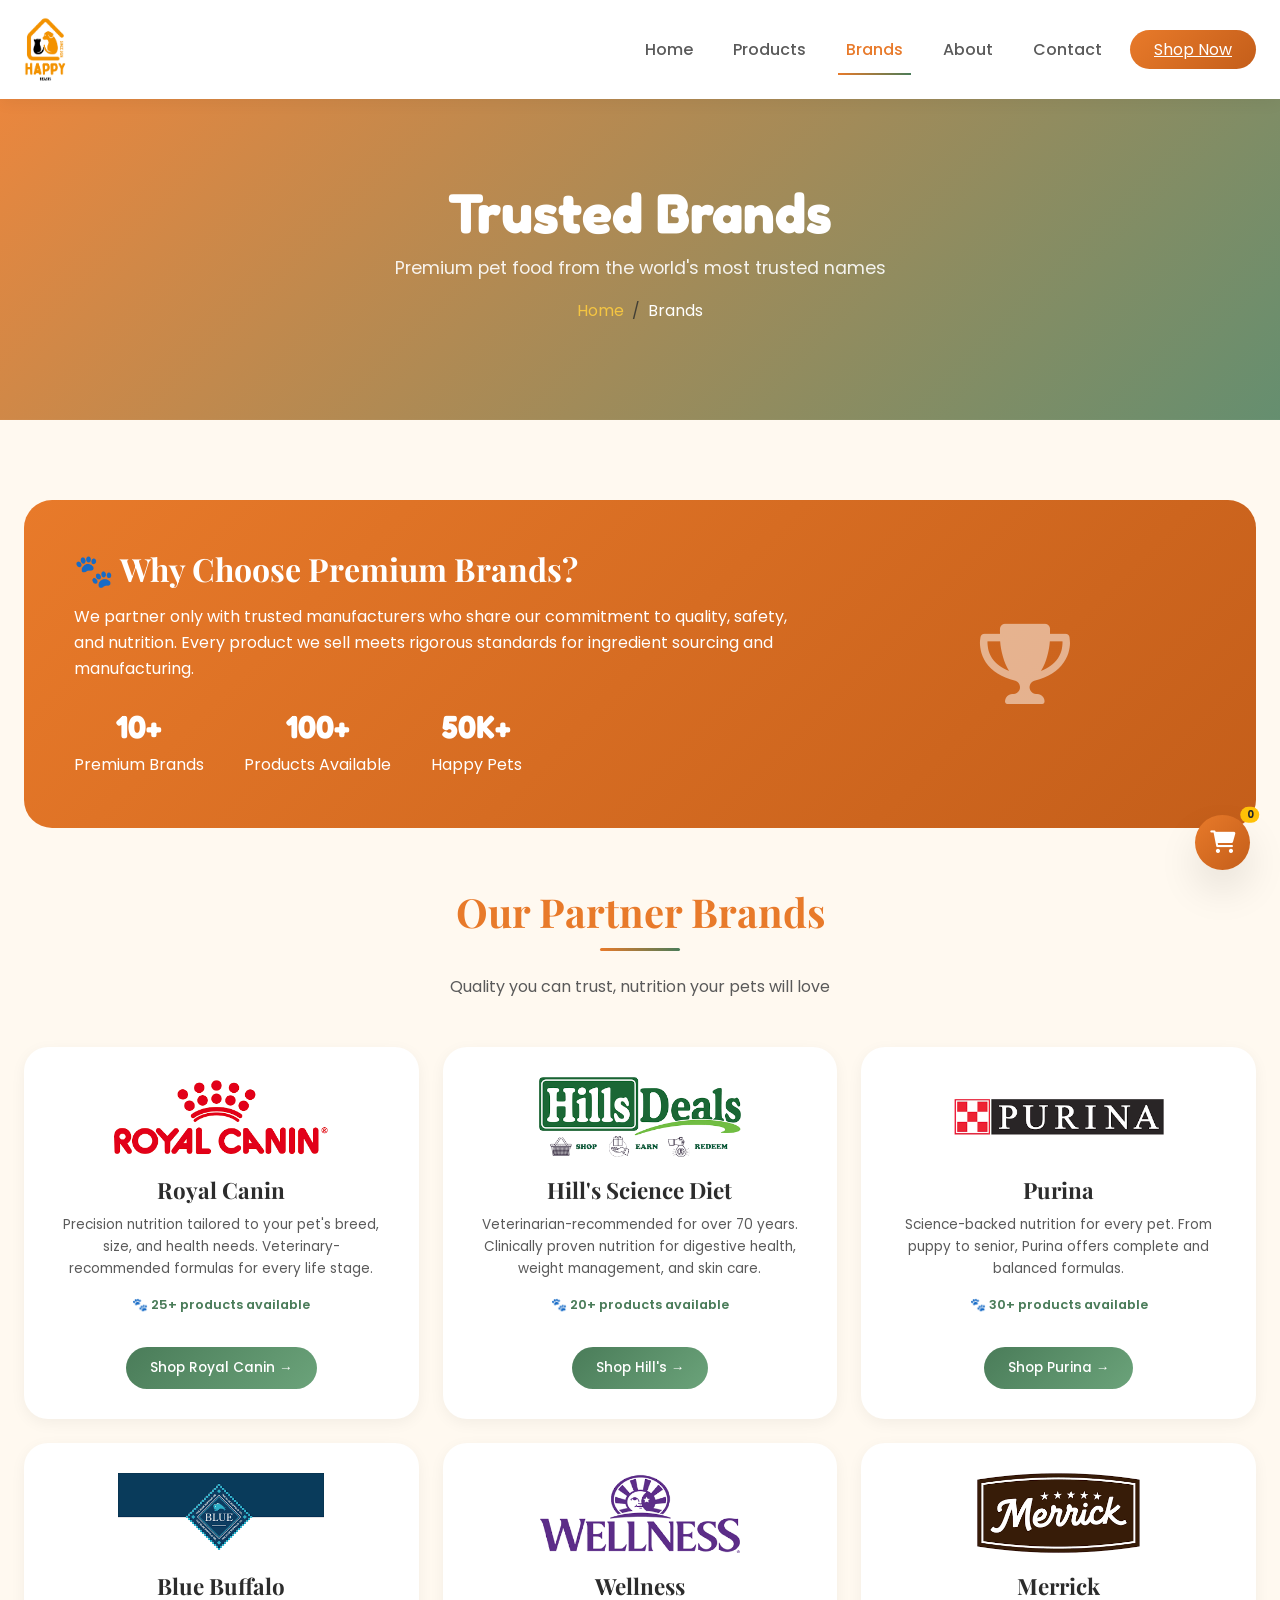
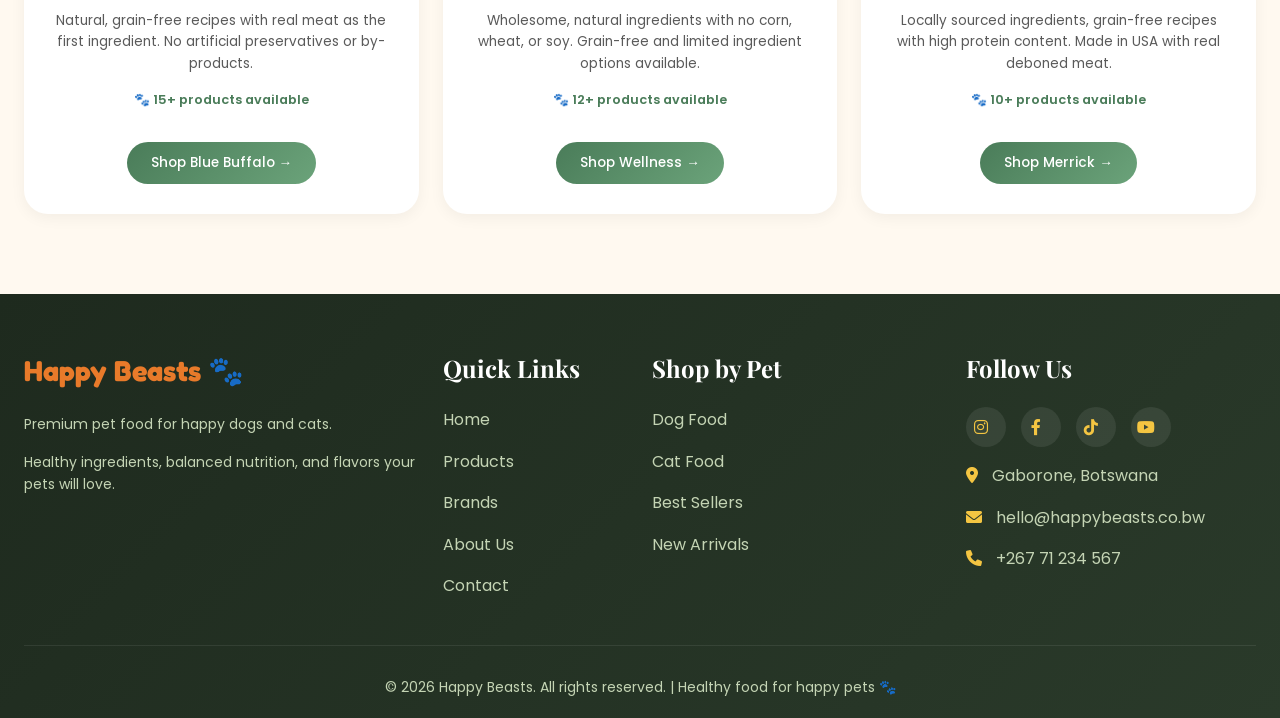
<file: brands.html>
<!DOCTYPE html>
<html lang="en">
<head>
    <meta charset="UTF-8">
    <meta name="viewport" content="width=device-width, initial-scale=1.0">
    <meta name="description" content="Shop premium pet food brands at Happy Beasts. Royal Canin, Hill's, Purina, Blue Buffalo, and more. Trusted brands for your dog or cat.">
    <meta name="keywords" content="pet food brands, Royal Canin, Hill's, Purina, Blue Buffalo, pet nutrition">
    <meta name="author" content="Happy Beasts">
    <title>Brands | Happy Beasts - Premium Pet Food</title>

    <!--favicon-->
    <link rel="icon" href="images/Happy beasts Logo.png" type="image/png">
    
    
    <!-- Bootstrap 5.3 CSS -->
    <link href="https://cdn.jsdelivr.net/npm/bootstrap@5.3.0/dist/css/bootstrap.min.css" rel="stylesheet">
    
    <!-- Font Awesome -->
    <link rel="stylesheet" href="https://cdnjs.cloudflare.com/ajax/libs/font-awesome/6.0.0/css/all.min.css">
    <!-- Google Fonts -->
    <link href="https://fonts.googleapis.com/css2?family=Playfair+Display:wght@400;500;600;700;800;900&family=Poppins:wght@300;400;500;600;700;800&family=Fredoka+One&display=swap" rel="stylesheet">
    
    <!-- Shared External CSS -->
    <link rel="stylesheet" href="css/style.css">
    
    <style>
        /* Additional page-specific styles */
        .brand-featured {
            background: linear-gradient(135deg, var(--primary-orange), var(--primary-dark));
            border-radius: 28px;
            padding: 50px;
            margin-bottom: 60px;
            color: white;
        }
        
        .brand-featured h2 {
            font-size: 2rem;
            margin-bottom: 1rem;
        }
        
        .brand-stats {
            display: flex;
            gap: 40px;
            margin-top: 20px;
            flex-wrap: wrap;
        }
        
        .brand-stat {
            text-align: center;
        }
        
        .brand-stat-number {
            font-size: 2rem;
            font-weight: 700;
            font-family: 'Fredoka One', cursive;
        }
        
        @media (max-width: 768px) {
            .brand-featured {
                padding: 30px;
                text-align: center;
            }
            .brand-stats {
                justify-content: center;
            }
        }
    </style>
</head>
<body>

    <!-- Navigation Bar -->
    <nav class="navbar navbar-expand-lg">
        <div class="container">
            <a class="navbar-brand" href="index.html">
                <img src="images/Happy beasts Logo.png" alt="Happy Beasts" class="logo-img" style="height: 65px; width: auto;">
            </a>
            <button class="navbar-toggler" type="button" data-bs-toggle="collapse" data-bs-target="#navbarNav">
                <span class="navbar-toggler-icon"></span>
            </button>
            <div class="collapse navbar-collapse" id="navbarNav">
                <ul class="navbar-nav ms-auto align-items-center">
                    <li class="nav-item"><a class="nav-link" href="index.html">Home</a></li>
                    <li class="nav-item"><a class="nav-link" href="products.html">Products</a></li>
                    <li class="nav-item"><a class="nav-link active" href="brands.html">Brands</a></li>
                    <li class="nav-item"><a class="nav-link" href="about.html">About</a></li>
                    <li class="nav-item"><a class="nav-link" href="contact.html">Contact</a></li>
                    <li class="nav-item"><a class="btn-nav-shop" href="shop.html">Shop Now</a></li>
                </ul>
            </div>
        </div>
    </nav>

    <!-- Page Hero -->
    <section class="page-hero">
        <div class="container">
            <h1>Trusted Brands</h1>
            <p>Premium pet food from the world's most trusted names</p>
            <nav aria-label="breadcrumb">
                <ol class="breadcrumb">
                    <li class="breadcrumb-item"><a href="index.html">Home</a></li>
                    <li class="breadcrumb-item active" aria-current="page">Brands</li>
                </ol>
            </nav>
        </div>
    </section>

    <!-- Featured Brand Section -->
    <section class="brands-section">
        <div class="container">
            <div class="brand-featured">
                <div class="row align-items-center">
                    <div class="col-lg-8">
                        <h2>🐾 Why Choose Premium Brands?</h2>
                        <p>We partner only with trusted manufacturers who share our commitment to quality, safety, and nutrition. Every product we sell meets rigorous standards for ingredient sourcing and manufacturing.</p>
                        <div class="brand-stats">
                            <div class="brand-stat">
                                <div class="brand-stat-number">10+</div>
                                <div>Premium Brands</div>
                            </div>
                            <div class="brand-stat">
                                <div class="brand-stat-number">100+</div>
                                <div>Products Available</div>
                            </div>
                            <div class="brand-stat">
                                <div class="brand-stat-number">50K+</div>
                                <div>Happy Pets</div>
                            </div>
                        </div>
                    </div>
                    <div class="col-lg-4 text-center">
                        <i class="fas fa-trophy" style="font-size: 5rem; opacity: 0.5;"></i>
                    </div>
                </div>
            </div>

            <div class="section-title">
                <h2>Our Partner Brands</h2>
                <p>Quality you can trust, nutrition your pets will love</p>
            </div>

            <div class="row g-4">
                <!-- Royal Canin -->
                <div class="col-md-6 col-lg-4">
                    <div class="brand-card">
                        <img src="images/royal.png" alt="Royal Canin" class="brand-logo">
                        <h3>Royal Canin</h3>
                        <p class="brand-desc">Precision nutrition tailored to your pet's breed, size, and health needs. Veterinary-recommended formulas for every life stage.</p>
                        <p class="brand-products">🐾 25+ products available</p>
                        <a href="products.html?brand=royalcanin" class="btn-green mt-3 d-inline-block">Shop Royal Canin →</a>
                    </div>
                </div>
                
                <!-- Hill's -->
                <div class="col-md-6 col-lg-4">
                    <div class="brand-card">
                        <img src="images/hills.png" alt="Hill's" class="brand-logo">
                        <h3>Hill's Science Diet</h3>
                        <p class="brand-desc">Veterinarian-recommended for over 70 years. Clinically proven nutrition for digestive health, weight management, and skin care.</p>
                        <p class="brand-products">🐾 20+ products available</p>
                        <a href="products.html?brand=hills" class="btn-green mt-3 d-inline-block">Shop Hill's →</a>
                    </div>
                </div>
                
                <!-- Purina -->
                <div class="col-md-6 col-lg-4">
                    <div class="brand-card">
                        <img src="images/purina.png" alt="Purina" class="brand-logo">
                        <h3>Purina</h3>
                        <p class="brand-desc">Science-backed nutrition for every pet. From puppy to senior, Purina offers complete and balanced formulas.</p>
                        <p class="brand-products">🐾 30+ products available</p>
                        <a href="products.html?brand=purina" class="btn-green mt-3 d-inline-block">Shop Purina →</a>
                    </div>
                </div>
                
                <!-- Blue Buffalo -->
                <div class="col-md-6 col-lg-4">
                    <div class="brand-card">
                        <img src="images/blue.png" alt="Blue Buffalo" class="brand-logo">
                        <h3>Blue Buffalo</h3>
                        <p class="brand-desc">Natural, grain-free recipes with real meat as the first ingredient. No artificial preservatives or by-products.</p>
                        <p class="brand-products">🐾 15+ products available</p>
                        <a href="products.html?brand=bluebuffalo" class="btn-green mt-3 d-inline-block">Shop Blue Buffalo →</a>
                    </div>
                </div>
                
                <!-- Wellness -->
                <div class="col-md-6 col-lg-4">
                    <div class="brand-card">
                        <img src="images/wellness.png" alt="Wellness" class="brand-logo">
                        <h3>Wellness</h3>
                        <p class="brand-desc">Wholesome, natural ingredients with no corn, wheat, or soy. Grain-free and limited ingredient options available.</p>
                        <p class="brand-products">🐾 12+ products available</p>
                        <a href="products.html?brand=wellness" class="btn-green mt-3 d-inline-block">Shop Wellness →</a>
                    </div>
                </div>
                
                <!-- Merrick -->
                <div class="col-md-6 col-lg-4">
                    <div class="brand-card">
                        <img src="images/merrick.png" alt="Merrick" class="brand-logo">
                        <h3>Merrick</h3>
                        <p class="brand-desc">Locally sourced ingredients, grain-free recipes with high protein content. Made in USA with real deboned meat.</p>
                        <p class="brand-products">🐾 10+ products available</p>
                        <a href="products.html?brand=merrick" class="btn-green mt-3 d-inline-block">Shop Merrick →</a>
                    </div>
                </div>
            </div>
        </div>
    </section>

    <!-- Footer -->
    <footer class="footer">
        <div class="container">
            <div class="row g-4">
                <div class="col-md-4">
                    <h3>Happy Beasts 🐾</h3>
                    <p class="small">Premium pet food for happy dogs and cats.</p>
                    <p class="small">Healthy ingredients, balanced nutrition, and flavors your pets will love.</p>
                </div>
                <div class="col-md-2">
                    <h4>Quick Links</h4>
                    <p><a href="index.html">Home</a></p>
                    <p><a href="products.html">Products</a></p>
                    <p><a href="brands.html">Brands</a></p>
                    <p><a href="about.html">About Us</a></p>
                    <p><a href="contact.html">Contact</a></p>
                </div>
                <div class="col-md-3">
                    <h4>Shop by Pet</h4>
                    <p><a href="products.html?cat=dog">Dog Food</a></p>
                    <p><a href="products.html?cat=cat">Cat Food</a></p>
                    <p><a href="products.html">Best Sellers</a></p>
                    <p><a href="products.html">New Arrivals</a></p>
                </div>
                <div class="col-md-3">
                    <h4>Follow Us</h4>
                    <div class="social-icons">
                        <a href="#"><i class="fab fa-instagram"></i></a>
                        <a href="#"><i class="fab fa-facebook-f"></i></a>
                        <a href="#"><i class="fab fa-tiktok"></i></a>
                        <a href="#"><i class="fab fa-youtube"></i></a>
                    </div>
                    <div class="mt-3">
                        <p><i class="fas fa-map-marker-alt"></i> Gaborone, Botswana</p>
                        <p><i class="fas fa-envelope"></i> hello@happybeasts.co.bw</p>
                        <p><i class="fas fa-phone"></i> +267 71 234 567</p>
                    </div>
                </div>
            </div>
            <div class="footer-bottom">
                <p class="mb-0 small">&copy; 2026 Happy Beasts. All rights reserved. | Healthy food for happy pets 🐾</p>
            </div>
        </div>
    </footer>

    <!-- Floating Cart Button -->
    <a href="shop.html" class="float-cart">
        <i class="fas fa-shopping-cart"></i>
        <span class="position-absolute top-0 start-100 translate-middle badge rounded-pill bg-warning text-dark" id="cartCount" style="font-size: 0.6rem;">0</span>
    </a>

    <script src="https://cdn.jsdelivr.net/npm/bootstrap@5.3.0/dist/js/bootstrap.bundle.min.js"></script>
    <script>
        window.addEventListener('scroll', function() {
            const navbar = document.querySelector('.navbar');
            if (window.scrollY > 50) navbar.classList.add('scrolled');
            else navbar.classList.remove('scrolled');
        });
        
        const currentPage = window.location.pathname.split('/').pop() || 'brands.html';
        document.querySelectorAll('.nav-link').forEach(link => {
            link.classList.remove('active');
            if (link.getAttribute('href') === currentPage) link.classList.add('active');
        });
        
        let cartCount = parseInt(localStorage.getItem('cartCount') || '0');
        document.getElementById('cartCount').textContent = cartCount;
    </script>
</body>
</html>
</file>
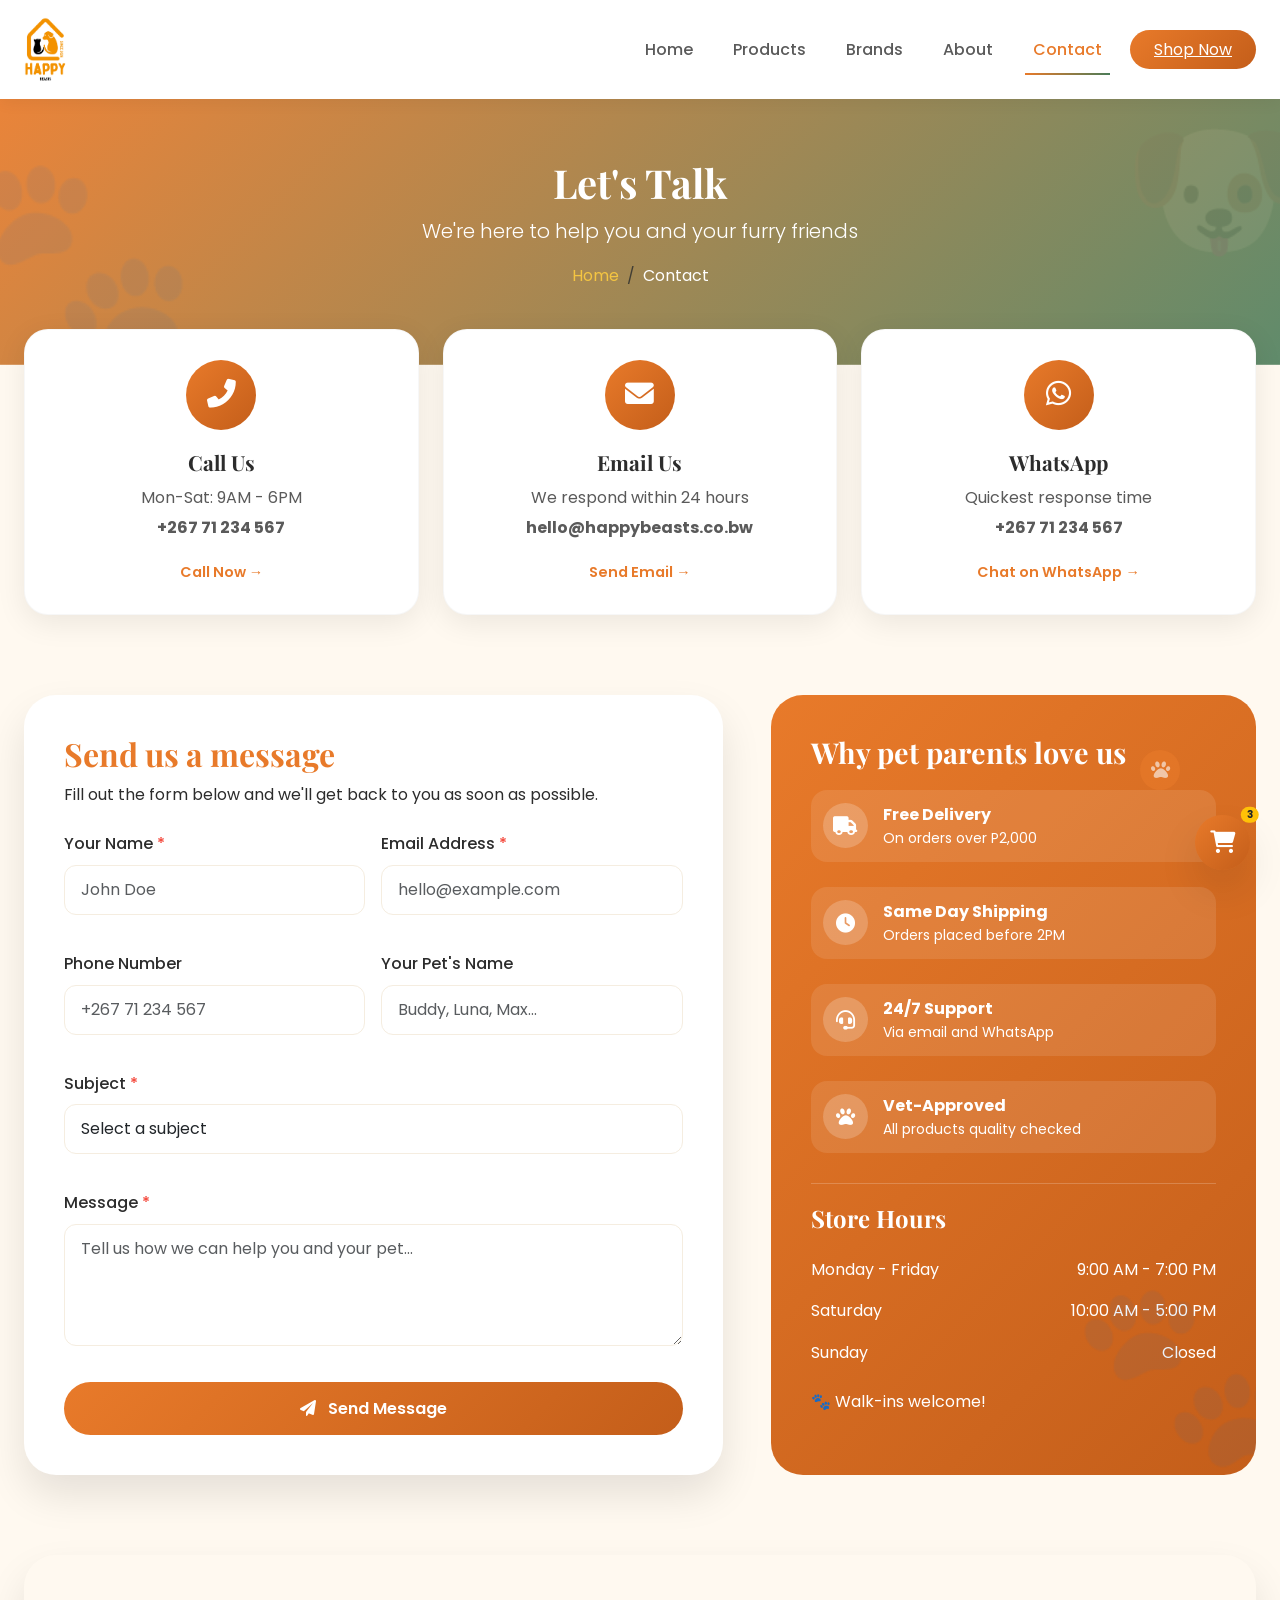
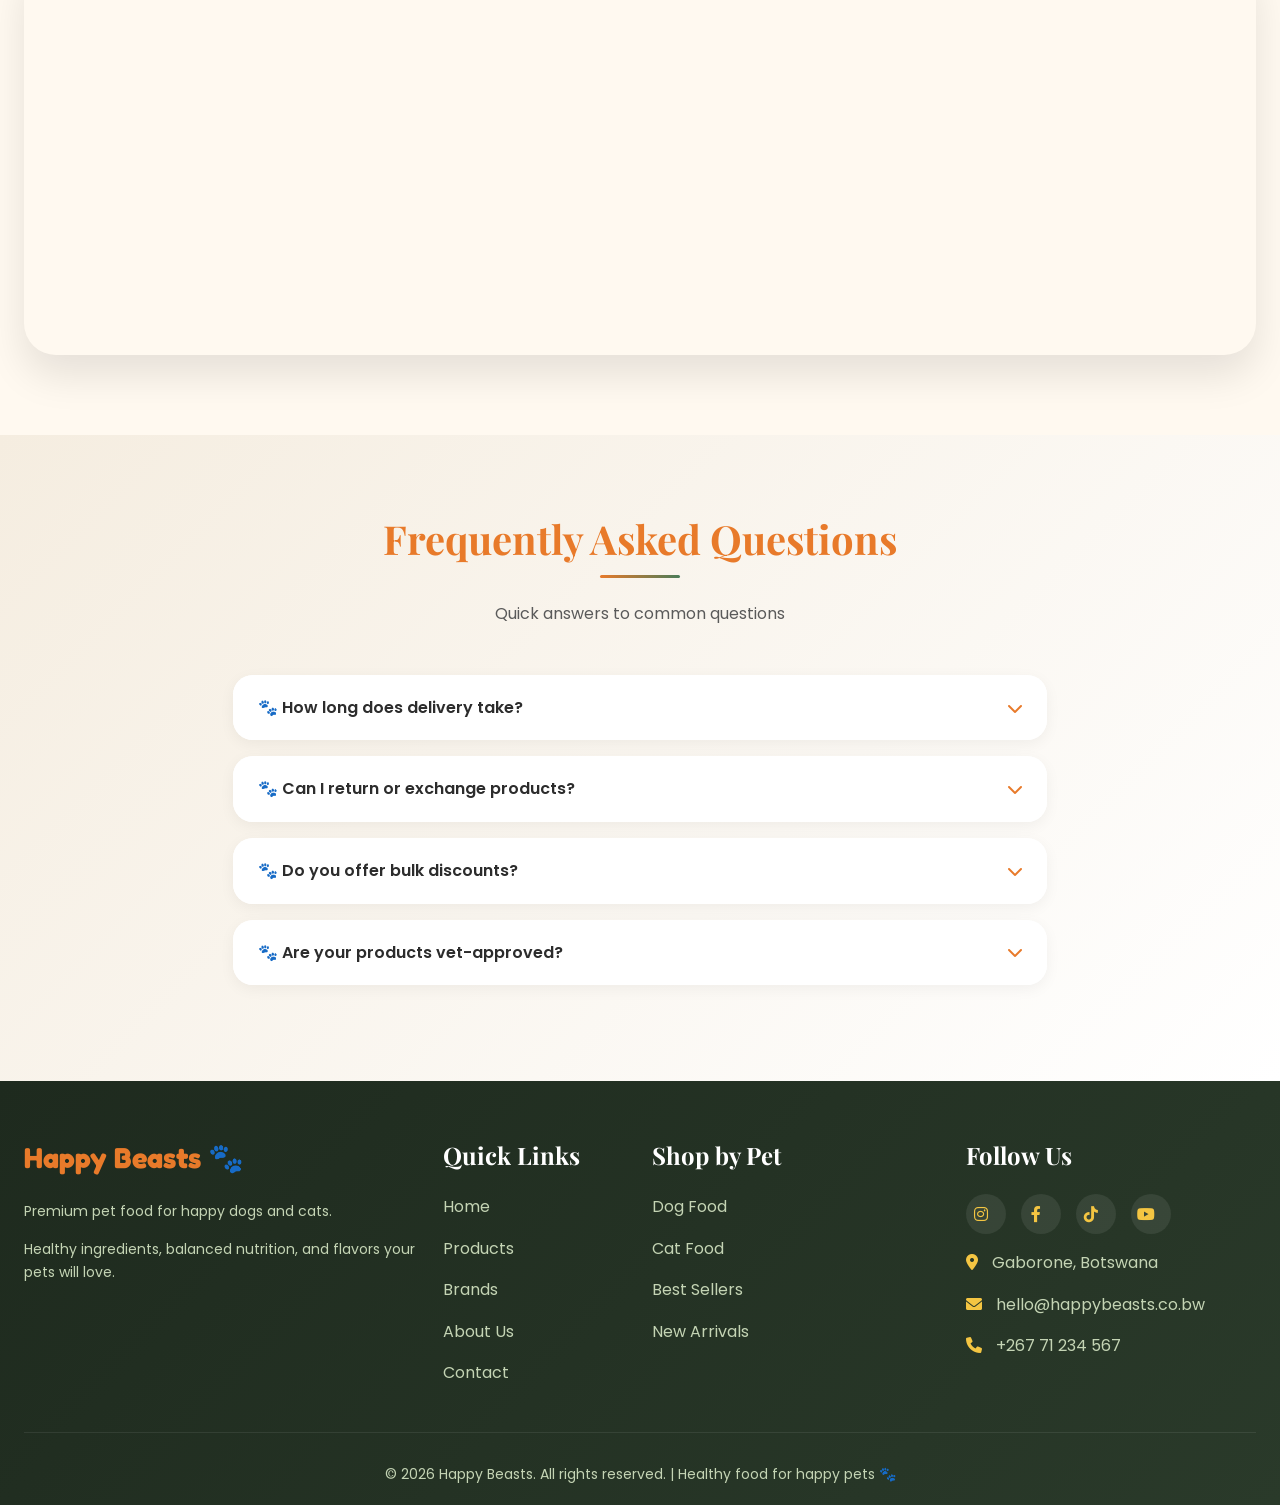
<file: contact.html>
<!DOCTYPE html>
<html lang="en">
<head>
    <meta charset="UTF-8">
    <meta name="viewport" content="width=device-width, initial-scale=1.0">
    <meta name="description" content="Contact Happy Beasts - premium pet food store in Gaborone. Reach us for questions about pet nutrition, orders, or partnerships.">
    <meta name="keywords" content="contact Happy Beasts, pet food store Gaborone, pet nutrition help">
    <meta name="author" content="Happy Beasts">
    <title>Contact | Happy Beasts</title>

    <!--favicon-->
    <link rel="icon" href="images/Happy beasts Logo.png" type="image/png">
    
    
    <!-- Bootstrap 5.3 CSS -->
    <link href="https://cdn.jsdelivr.net/npm/bootstrap@5.3.0/dist/css/bootstrap.min.css" rel="stylesheet">
    
    <!-- Font Awesome -->
    <link rel="stylesheet" href="https://cdnjs.cloudflare.com/ajax/libs/font-awesome/6.0.0/css/all.min.css">
<!-- Google Fonts -->
    <link href="https://fonts.googleapis.com/css2?family=Playfair+Display:wght@400;500;600;700;800;900&family=Poppins:wght@300;400;500;600;700;800&family=Fredoka+One&display=swap" rel="stylesheet">
    
    <!-- Shared External CSS -->
    <link rel="stylesheet" href="css/style.css">
    
    <style>
        /* Contact Page Specific Styles - Modern Design */
        
        /* Hero Section Override */
        .contact-hero {
            background: linear-gradient(135deg, rgba(232,122,42,0.92) 0%, rgba(74,124,89,0.88) 100%),
                        url('https://images.unsplash.com/photo-1545249390-6bdfa286032f?w=1600');
            background-size: cover;
            background-position: center;
            padding: 60px 0;
            text-align: center;
            color: var(--white);
            position: relative;
            overflow: hidden;
        }
        
        .contact-hero::before {
            content: '🐾';
            position: absolute;
            font-size: 200px;
            opacity: 0.08;
            bottom: -50px;
            left: -50px;
            pointer-events: none;
        }
        
        .contact-hero::after {
            content: '🐶';
            position: absolute;
            font-size: 150px;
            opacity: 0.08;
            top: -30px;
            right: -30px;
            pointer-events: none;
        }
        
        /* Contact Cards Grid */
        .contact-cards-grid {
            margin-top: -60px;
            position: relative;
            z-index: 10;
        }
        
        .contact-card-modern {
            background: var(--white);
            border-radius: 24px;
            padding: 30px 25px;
            text-align: center;
            transition: var(--transition);
            box-shadow: var(--shadow-md);
            height: 100%;
            border: 1px solid rgba(0,0,0,0.03);
        }
        
        .contact-card-modern:hover {
            transform: translateY(-8px);
            box-shadow: var(--shadow-lg);
        }
        
        .contact-card-icon {
            width: 70px;
            height: 70px;
            background: linear-gradient(135deg, var(--primary-orange), var(--primary-dark));
            border-radius: 50%;
            display: flex;
            align-items: center;
            justify-content: center;
            margin: 0 auto 20px;
            font-size: 1.8rem;
            color: var(--white);
        }
        
        .contact-card-modern h3 {
            font-size: 1.3rem;
            margin-bottom: 10px;
            color: var(--text-dark);
        }
        
        .contact-card-modern p {
            color: var(--text-soft);
            margin-bottom: 5px;
        }
        
        .contact-card-link {
            display: inline-block;
            margin-top: 15px;
            color: var(--primary-orange);
            font-weight: 600;
            text-decoration: none;
            font-size: 0.9rem;
            transition: var(--transition-fast);
        }
        
        .contact-card-link:hover {
            color: var(--secondary-green);
            transform: translateX(5px);
        }
        
        /* Split Form Section */
        .split-contact-section {
            padding: 80px 0;
            background: var(--cream);
        }
        
        .form-side {
            background: var(--white);
            border-radius: 32px;
            padding: 40px;
            box-shadow: var(--shadow-lg);
            height: 100%;
        }
        
        .info-side {
            background: linear-gradient(135deg, var(--primary-orange), var(--primary-dark));
            border-radius: 32px;
            padding: 40px;
            color: var(--white);
            height: 100%;
            position: relative;
            overflow: hidden;
        }
        
        .info-side::before {
            content: '🐾';
            position: absolute;
            font-size: 180px;
            opacity: 0.08;
            bottom: -40px;
            right: -40px;
            pointer-events: none;
        }
        
        .info-side h3 {
            color: var(--white);
            margin-bottom: 20px;
            font-size: 1.8rem;
        }
        
        .info-feature {
            display: flex;
            align-items: center;
            gap: 15px;
            margin-bottom: 25px;
            padding: 12px;
            background: rgba(255,255,255,0.1);
            border-radius: 16px;
            transition: var(--transition-fast);
        }
        
        .info-feature:hover {
            background: rgba(255,255,255,0.2);
            transform: translateX(5px);
        }
        
        .info-feature i {
            width: 45px;
            height: 45px;
            background: rgba(255,255,255,0.2);
            border-radius: 50%;
            display: flex;
            align-items: center;
            justify-content: center;
            font-size: 1.2rem;
        }
        
        .store-hours {
            margin-top: 30px;
            padding-top: 20px;
            border-top: 1px solid rgba(255,255,255,0.2);
        }
        
        .hour-row {
            display: flex;
            justify-content: space-between;
            padding: 8px 0;
        }
        
        /* Map Section */
        .map-section {
            padding: 0 0 80px 0;
        }
        
        .map-wrapper {
            border-radius: 32px;
            overflow: hidden;
            box-shadow: var(--shadow-lg);
            height: 400px;
        }
        
        .map-wrapper iframe {
            width: 100%;
            height: 100%;
            filter: grayscale(0.2) contrast(1.1);
        }
        
        /* FAQ Accordion */
        .faq-section {
            padding: 80px 0;
            background: linear-gradient(135deg, var(--cream-dark), var(--white));
        }
        
        .faq-item-modern {
            background: var(--white);
            border-radius: 20px;
            margin-bottom: 16px;
            overflow: hidden;
            box-shadow: var(--shadow-sm);
            transition: var(--transition-fast);
        }
        
        .faq-item-modern:hover {
            box-shadow: var(--shadow-md);
        }
        
        .faq-question-modern {
            padding: 20px 25px;
            display: flex;
            justify-content: space-between;
            align-items: center;
            cursor: pointer;
            font-weight: 600;
            color: var(--text-dark);
            background: var(--white);
        }
        
        .faq-question-modern i {
            color: var(--primary-orange);
            transition: transform 0.3s ease;
        }
        
        .faq-item-modern.active .faq-question-modern i {
            transform: rotate(180deg);
        }
        
        .faq-answer-modern {
            padding: 0 25px;
            max-height: 0;
            overflow: hidden;
            transition: all 0.3s ease;
            color: var(--text-soft);
            border-top: 0px solid var(--cream-dark);
        }
        
        .faq-item-modern.active .faq-answer-modern {
            padding: 0 25px 20px 25px;
            max-height: 200px;
            border-top: 1px solid var(--cream-dark);
        }
        
        /* Floating Paw */
        .floating-paw {
            position: fixed;
            bottom: 100px;
            right: 100px;
            width: 40px;
            height: 40px;
            background: var(--primary-orange);
            border-radius: 50%;
            display: flex;
            align-items: center;
            justify-content: center;
            color: white;
            font-size: 1.2rem;
            opacity: 0;
            transition: var(--transition-fast);
            pointer-events: none;
            z-index: 998;
        }
        
        @media (max-width: 768px) {
            .contact-cards-grid {
                margin-top: -40px;
            }
            .form-side, .info-side {
                padding: 25px;
            }
            .map-wrapper {
                height: 250px;
            }
            .floating-paw {
                display: none;
            }
        }
    </style>
</head>
<body>

    <!-- Navigation Bar -->
    <nav class="navbar navbar-expand-lg">
        <div class="container">
            <a class="navbar-brand" href="index.html">
                <img src="images/Happy beasts Logo.png" alt="Happy Beasts" class="logo-img" style="height: 65px; width: auto;">
            </a>
            <button class="navbar-toggler" type="button" data-bs-toggle="collapse" data-bs-target="#navbarNav">
                <span class="navbar-toggler-icon"></span>
            </button>
            <div class="collapse navbar-collapse" id="navbarNav">
                <ul class="navbar-nav ms-auto align-items-center">
                    <li class="nav-item"><a class="nav-link" href="index.html">Home</a></li>
                    <li class="nav-item"><a class="nav-link" href="products.html">Products</a></li>
                    <li class="nav-item"><a class="nav-link" href="brands.html">Brands</a></li>
                    <li class="nav-item"><a class="nav-link" href="about.html">About</a></li>
                    <li class="nav-item"><a class="nav-link active" href="contact.html">Contact</a></li>
                    <li class="nav-item"><a class="btn-nav-shop" href="shop.html">Shop Now</a></li>
                </ul>
            </div>
        </div>
    </nav>

    <!-- Contact Hero -->
    <section class="contact-hero">
        <div class="container">
            <h1>Let's Talk</h1>
            <p class="lead">We're here to help you and your furry friends</p>
            <nav aria-label="breadcrumb">
                <ol class="breadcrumb justify-content-center">
                    <li class="breadcrumb-item"><a href="index.html">Home</a></li>
                    <li class="breadcrumb-item active" aria-current="page">Contact</li>
                </ol>
            </nav>
        </div>
    </section>

    <!-- Contact Cards Grid -->
    <section class="contact-cards-grid">
        <div class="container">
            <div class="row g-4">
                <div class="col-md-4">
                    <div class="contact-card-modern">
                        <div class="contact-card-icon">
                            <i class="fas fa-phone-alt"></i>
                        </div>
                        <h3>Call Us</h3>
                        <p>Mon-Sat: 9AM - 6PM</p>
                        <p class="fw-bold">+267 71 234 567</p>
                        <a href="tel:+26771234567" class="contact-card-link">Call Now →</a>
                    </div>
                </div>
                <div class="col-md-4">
                    <div class="contact-card-modern">
                        <div class="contact-card-icon">
                            <i class="fas fa-envelope"></i>
                        </div>
                        <h3>Email Us</h3>
                        <p>We respond within 24 hours</p>
                        <p class="fw-bold">hello@happybeasts.co.bw</p>
                        <a href="mailto:hello@happybeasts.co.bw" class="contact-card-link">Send Email →</a>
                    </div>
                </div>
                <div class="col-md-4">
                    <div class="contact-card-modern">
                        <div class="contact-card-icon">
                            <i class="fab fa-whatsapp"></i>
                        </div>
                        <h3>WhatsApp</h3>
                        <p>Quickest response time</p>
                        <p class="fw-bold">+267 71 234 567</p>
                        <a href="https://wa.me/26771234567" class="contact-card-link">Chat on WhatsApp →</a>
                    </div>
                </div>
            </div>
        </div>
    </section>

    <!-- Split Contact Section (Form + Info) -->
    <section class="split-contact-section">
        <div class="container">
            <div class="row g-5">
                <!-- Form Side -->
                <div class="col-lg-7">
                    <div class="form-side">
                        <h2 style="color: var(--primary-orange);" class="mb-2">Send us a message</h2>
                        <p class="text-soft mb-4">Fill out the form below and we'll get back to you as soon as possible.</p>
                        
                        <form id="contactForm">
                            <div class="row g-3">
                                <div class="col-md-6">
                                    <div class="form-group">
                                        <label>Your Name <span class="required">*</span></label>
                                        <input type="text" class="form-control" id="name" placeholder="John Doe" required>
                                    </div>
                                </div>
                                <div class="col-md-6">
                                    <div class="form-group">
                                        <label>Email Address <span class="required">*</span></label>
                                        <input type="email" class="form-control" id="email" placeholder="hello@example.com" required>
                                    </div>
                                </div>
                                <div class="col-md-6">
                                    <div class="form-group">
                                        <label>Phone Number</label>
                                        <input type="tel" class="form-control" id="phone" placeholder="+267 71 234 567">
                                    </div>
                                </div>
                                <div class="col-md-6">
                                    <div class="form-group">
                                        <label>Your Pet's Name</label>
                                        <input type="text" class="form-control" id="petName" placeholder="Buddy, Luna, Max...">
                                    </div>
                                </div>
                                <div class="col-12">
                                    <div class="form-group">
                                        <label>Subject <span class="required">*</span></label>
                                        <select class="form-control" id="subject" required>
                                            <option value="">Select a subject</option>
                                            <option value="order">📦 Order Inquiry</option>
                                            <option value="product">🍖 Product Question</option>
                                            <option value="nutrition">🥗 Nutrition Advice</option>
                                            <option value="feedback">💬 Feedback</option>
                                            <option value="partnership">🤝 Partnership</option>
                                            <option value="other">🐾 Other</option>
                                        </select>
                                    </div>
                                </div>
                                <div class="col-12">
                                    <div class="form-group">
                                        <label>Message <span class="required">*</span></label>
                                        <textarea class="form-control" id="message" rows="4" placeholder="Tell us how we can help you and your pet..." required></textarea>
                                    </div>
                                </div>
                                <div class="col-12">
                                    <button type="submit" class="btn-submit">
                                        <i class="fas fa-paper-plane me-2"></i> Send Message
                                    </button>
                                </div>
                            </div>
                        </form>
                    </div>
                </div>
                
                <!-- Info Side -->
                <div class="col-lg-5">
                    <div class="info-side">
                        <h3>Why pet parents love us</h3>
                        
                        <div class="info-feature">
                            <i class="fas fa-truck"></i>
                            <div>
                                <strong>Free Delivery</strong>
                                <p class="small mb-0">On orders over P2,000</p>
                            </div>
                        </div>
                        
                        <div class="info-feature">
                            <i class="fas fa-clock"></i>
                            <div>
                                <strong>Same Day Shipping</strong>
                                <p class="small mb-0">Orders placed before 2PM</p>
                            </div>
                        </div>
                        
                        <div class="info-feature">
                            <i class="fas fa-headset"></i>
                            <div>
                                <strong>24/7 Support</strong>
                                <p class="small mb-0">Via email and WhatsApp</p>
                            </div>
                        </div>
                        
                        <div class="info-feature">
                            <i class="fas fa-paw"></i>
                            <div>
                                <strong>Vet-Approved</strong>
                                <p class="small mb-0">All products quality checked</p>
                            </div>
                        </div>
                        
                        <div class="store-hours">
                            <h4 class="text-white mb-3">Store Hours</h4>
                            <div class="hour-row">
                                <span>Monday - Friday</span>
                                <span>9:00 AM - 7:00 PM</span>
                            </div>
                            <div class="hour-row">
                                <span>Saturday</span>
                                <span>10:00 AM - 5:00 PM</span>
                            </div>
                            <div class="hour-row">
                                <span>Sunday</span>
                                <span>Closed</span>
                            </div>
                            <div class="hour-row mt-2">
                                <span>🐾 Walk-ins welcome!</span>
                            </div>
                        </div>
                    </div>
                </div>
            </div>
        </div>
    </section>

    <!-- Map Section -->
    <section class="map-section">
        <div class="container">
            <div class="map-wrapper">
                <iframe src="https://www.google.com/maps/embed?pb=!1m18!1m12!1m3!1d115603.25934157322!2d25.84714375!3d-24.65822215!2m3!1f0!2f0!3f0!3m2!1i1024!2i768!4f13.1!3m3!1m2!1s0x1ebb5b3c2f5a5e0d%3A0x3a5b7c8d9e0f1a2b!2sGaborone!5e0!3m2!1sen!2sbw!4v1700000000000!5m2!1sen!2sbw" allowfullscreen loading="lazy"></iframe>
            </div>
        </div>
    </section>

    <!-- FAQ Section -->
    <section class="faq-section">
        <div class="container">
            <div class="section-title">
                <h2>Frequently Asked Questions</h2>
                <p>Quick answers to common questions</p>
            </div>
            <div class="row justify-content-center">
                <div class="col-lg-8">
                    <div class="faq-item-modern">
                        <div class="faq-question-modern">
                            <span>🐾 How long does delivery take?</span>
                            <i class="fas fa-chevron-down"></i>
                        </div>
                        <div class="faq-answer-modern">
                            <p>Delivery typically takes 2-3 business days within Gaborone. For areas outside Gaborone, please allow 3-5 business days. You'll receive a tracking link once your order ships.</p>
                        </div>
                    </div>
                    
                    <div class="faq-item-modern">
                        <div class="faq-question-modern">
                            <span>🐾 Can I return or exchange products?</span>
                            <i class="fas fa-chevron-down"></i>
                        </div>
                        <div class="faq-answer-modern">
                            <p>Yes! We offer a 14-day return policy for unopened products. If your pet doesn't like the food, we'll help you find an alternative. Contact our support team for assistance.</p>
                        </div>
                    </div>
                    
                    <div class="faq-item-modern">
                        <div class="faq-question-modern">
                            <span>🐾 Do you offer bulk discounts?</span>
                            <i class="fas fa-chevron-down"></i>
                        </div>
                        <div class="faq-answer-modern">
                            <p>Absolutely! For bulk orders of 5+ bags, contact our wholesale team at wholesale@happybeasts.co.bw for special pricing. We also offer subscribe & save options for regular customers.</p>
                        </div>
                    </div>
                    
                    <div class="faq-item-modern">
                        <div class="faq-question-modern">
                            <span>🐾 Are your products vet-approved?</span>
                            <i class="fas fa-chevron-down"></i>
                        </div>
                        <div class="faq-answer-modern">
                            <p>Yes! All our products are sourced from trusted manufacturers with veterinary nutritionists on their teams. Many of our brands are recommended by local veterinarians.</p>
                        </div>
                    </div>
                </div>
            </div>
        </div>
    </section>

    <!-- Footer -->
    <footer class="footer">
        <div class="container">
            <div class="row g-4">
                <div class="col-md-4">
                    <h3>Happy Beasts 🐾</h3>
                    <p class="small">Premium pet food for happy dogs and cats.</p>
                    <p class="small">Healthy ingredients, balanced nutrition, and flavors your pets will love.</p>
                </div>
                <div class="col-md-2">
                    <h4>Quick Links</h4>
                    <p><a href="index.html">Home</a></p>
                    <p><a href="products.html">Products</a></p>
                    <p><a href="brands.html">Brands</a></p>
                    <p><a href="about.html">About Us</a></p>
                    <p><a href="contact.html">Contact</a></p>
                </div>
                <div class="col-md-3">
                    <h4>Shop by Pet</h4>
                    <p><a href="products.html?cat=dog">Dog Food</a></p>
                    <p><a href="products.html?cat=cat">Cat Food</a></p>
                    <p><a href="products.html">Best Sellers</a></p>
                    <p><a href="products.html">New Arrivals</a></p>
                </div>
                <div class="col-md-3">
                    <h4>Follow Us</h4>
                    <div class="social-icons">
                        <a href="#"><i class="fab fa-instagram"></i></a>
                        <a href="#"><i class="fab fa-facebook-f"></i></a>
                        <a href="#"><i class="fab fa-tiktok"></i></a>
                        <a href="#"><i class="fab fa-youtube"></i></a>
                    </div>
                    <div class="mt-3">
                        <p><i class="fas fa-map-marker-alt"></i> Gaborone, Botswana</p>
                        <p><i class="fas fa-envelope"></i> hello@happybeasts.co.bw</p>
                        <p><i class="fas fa-phone"></i> +267 71 234 567</p>
                    </div>
                </div>
            </div>
            <div class="footer-bottom">
                <p class="mb-0 small">&copy; 2026 Happy Beasts. All rights reserved. | Healthy food for happy pets 🐾</p>
            </div>
        </div>
    </footer>

    <!-- Floating Cart Button -->
    <a href="shop.html" class="float-cart">
        <i class="fas fa-shopping-cart"></i>
        <span class="position-absolute top-0 start-100 translate-middle badge rounded-pill bg-warning text-dark" id="cartCount" style="font-size: 0.6rem;">0</span>
    </a>

    <div class="floating-paw" id="floatingPaw">
        <i class="fas fa-paw"></i>
    </div>

    <script src="https://cdn.jsdelivr.net/npm/bootstrap@5.3.0/dist/js/bootstrap.bundle.min.js"></script>
<script>
// Navbar scroll effect
        window.addEventListener('scroll', function() {
            const navbar = document.querySelector('.navbar');
            if (window.scrollY > 50) navbar.classList.add('scrolled');
            else navbar.classList.remove('scrolled');
        });
        
        // Active page highlighting
        const currentPage = window.location.pathname.split('/').pop() || 'contact.html';
        document.querySelectorAll('.nav-link').forEach(link => {
            link.classList.remove('active');
            if (link.getAttribute('href') === currentPage) link.classList.add('active');
        });
        
        // Cart count
        let cartCount = parseInt(localStorage.getItem('cartCount') || '0');
        document.getElementById('cartCount').textContent = cartCount;
        
        // Floating paw animation on scroll
        const floatingPaw = document.getElementById('floatingPaw');
        let scrollTimer;
        window.addEventListener('scroll', function() {
            floatingPaw.style.opacity = '0.6';
            floatingPaw.style.transform = 'translateY(-10px)';
            clearTimeout(scrollTimer);
            scrollTimer = setTimeout(() => {
                floatingPaw.style.opacity = '0';
                floatingPaw.style.transform = 'translateY(0)';
            }, 1000);
        });
        
        // Notification function
        function showNotification(message, type) {
            const existing = document.querySelector('.notification-toast');
            if (existing) existing.remove();
            
            const toast = document.createElement('div');
            toast.className = `notification-toast ${type}`;
            toast.innerHTML = `<i class="fas ${type === 'success' ? 'fa-check-circle' : 'fa-exclamation-circle'}"></i> ${message}`;
            document.body.appendChild(toast);
            
            setTimeout(() => toast.remove(), 4000);
        }
        
        // Form submission
        document.getElementById('contactForm').addEventListener('submit', function(e) {
            e.preventDefault();
            const name = document.getElementById('name').value.trim();
            const email = document.getElementById('email').value.trim();
            const subject = document.getElementById('subject').value;
            const message = document.getElementById('message').value.trim();
            
            if (!name || !email || !subject || !message) {
                showNotification('Please fill in all required fields.', 'error');
                return;
            }
            
            const emailRegex = /^[^\s@]+@([^\s@]+\.)+[^\s@]+$/;
            if (!emailRegex.test(email)) {
                showNotification('Please enter a valid email address.', 'error');
                return;
            }
            
            showNotification('🐾 Thank you for reaching out! We\'ll respond within 24 hours.', 'success');
            this.reset();
        });
        
        // FAQ Accordion
        document.querySelectorAll('.faq-question-modern').forEach(question => {
            question.addEventListener('click', () => {
                const parent = question.parentElement;
                parent.classList.toggle('active');
            });
        });
    </script>
</body>
</html>
</file>
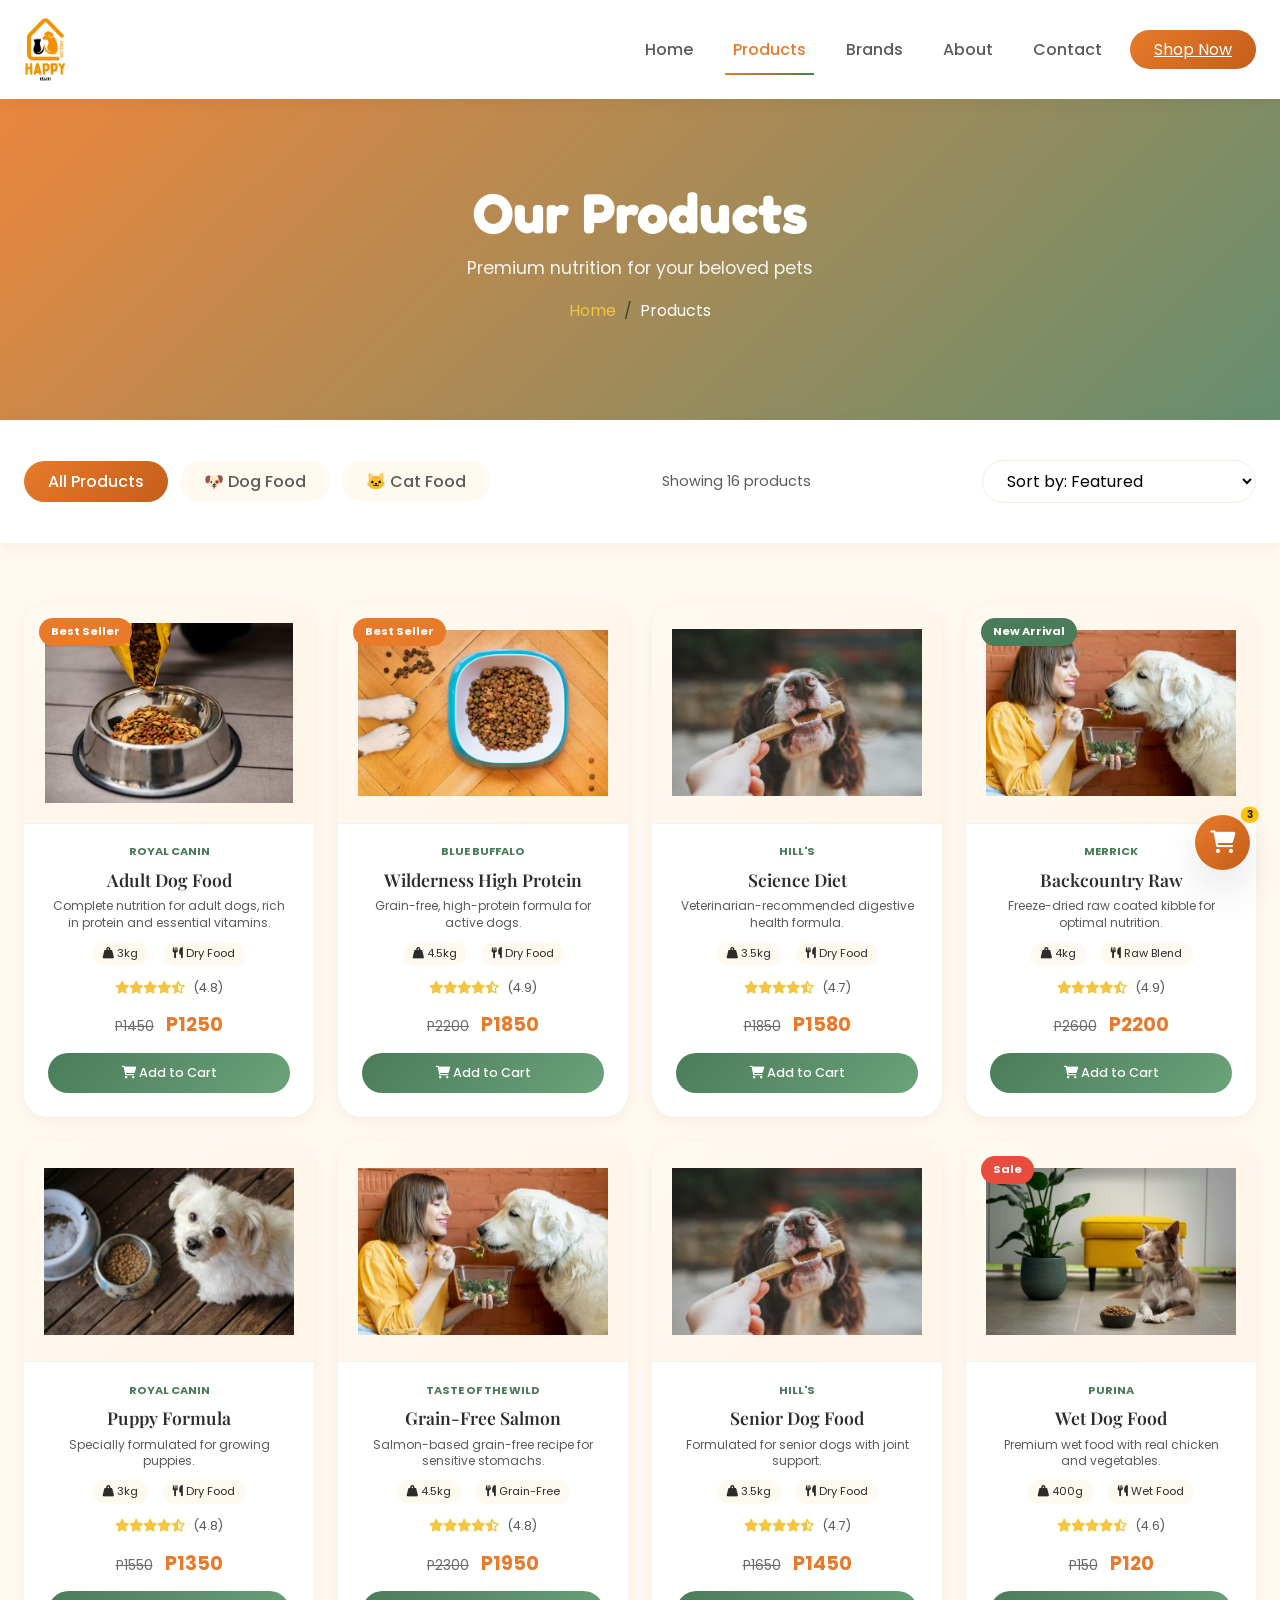
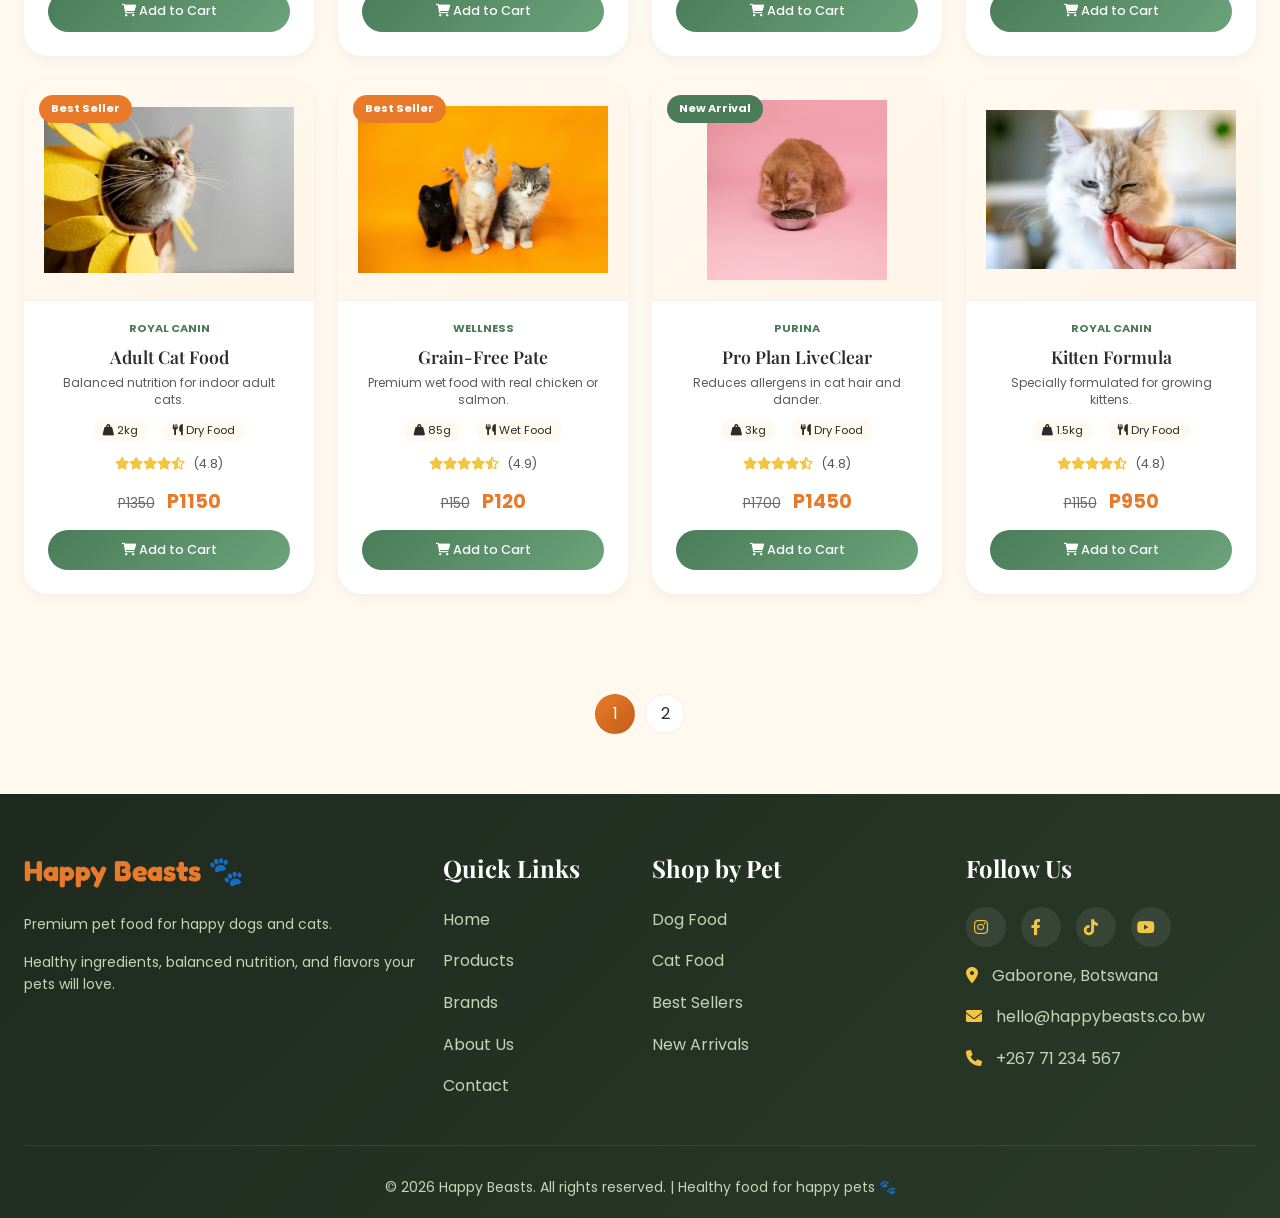
<file: products.html>
<!DOCTYPE html>
<html lang="en">
<head>
    <meta charset="UTF-8">
    <meta name="viewport" content="width=device-width, initial-scale=1.0, user-scalable=yes">
    <meta name="description" content="Shop premium dog and cat food at Happy Beasts. Royal Canin, Hill's, Purina, Blue Buffalo, and more. Free delivery on orders over ₱2,000.">
    <meta name="keywords" content="dog food, cat food, pet food store, Royal Canin, Hill's, Purina, happy beasts">
    <meta name="author" content="Happy Beasts">
    <title>Products | Happy Beasts - Premium Pet Food</title>

    <!--favicon-->
    <link rel="icon" href="images/Happy beasts Logo.png" type="image/png">
    
    
    <!-- Bootstrap 5.3 CSS -->
    <link href="https://cdn.jsdelivr.net/npm/bootstrap@5.3.0/dist/css/bootstrap.min.css" rel="stylesheet">
    
    <!-- Font Awesome Icons -->
    <link rel="stylesheet" href="https://cdnjs.cloudflare.com/ajax/libs/font-awesome/6.0.0/css/all.min.css">
<!-- Google Fonts -->
    <link href="https://fonts.googleapis.com/css2?family=Playfair+Display:wght@400;500;600;700;800;900&family=Poppins:wght@300;400;500;600;700;800&family=Fredoka+One&display=swap" rel="stylesheet">
    
    <!-- Internal CSS -->
    <style>
        /* ========================================
           HAPPY BEASTS - PRODUCTS PAGE
           Color Palette: Warm Orange | Soft Green | Cream | White
           ======================================== */
        
        :root {
            --primary-orange: #E87A2A;
            --primary-dark: #C45E1A;
            --secondary-green: #4A7C59;
            --secondary-light: #6BA37A;
            --accent-yellow: #F4C542;
            --cream: #FFF9F0;
            --cream-dark: #F5EDE0;
            --white: #FFFFFF;
            --gray-light: #F8F6F3;
            --gray: #6B6B6B;
            --text-dark: #2C2C2C;
            --text-soft: #5A5A5A;
            --shadow-sm: 0 4px 15px rgba(0,0,0,0.05);
            --shadow-md: 0 8px 30px rgba(0,0,0,0.08);
            --shadow-lg: 0 20px 40px rgba(0,0,0,0.1);
            --
}
        
        * {
            margin: 0;
            padding: 0;
            box-sizing: border-box;
        }
        
        body {
            font-family: 'Poppins', sans-serif;
            color: var(--text-dark);
            background-color: var(--cream);
            line-height: 1.6;
            overflow-x: hidden;
        }
        
        h1, h2, h3, h4, h5 {
            font-family: 'Playfair Display', serif;
            font-weight: 700;
        }
        
        .container {
            max-width: 1320px;
            margin: 0 auto;
            padding: 0 24px;
        }
        
        /* Custom Scrollbar */
        ::-webkit-scrollbar {
            width: 8px;
        }
        ::-webkit-scrollbar-track {
            background: var(--cream-dark);
        }
        ::-webkit-scrollbar-thumb {
            background: var(--primary-orange);
            border-radius: 10px;
        }
        
        /* ========================================
           BUTTON STYLES
           ======================================== */
        .btn-primary {
            background: linear-gradient(135deg, var(--primary-orange), var(--primary-dark));
            color: var(--white);
            border: none;
            padding: 12px 32px;
            border-radius: 50px;
            font-weight: 600;
display: inline-block;
            text-decoration: none;
            font-size: 0.9rem;
        }
        
        .btn-primary:hover {
box-shadow: var(--shadow-md);
            color: var(--white);
        }
        
        .btn-outline {
            background: transparent;
            border: 2px solid var(--white);
            color: var(--white);
            padding: 10px 28px;
            border-radius: 50px;
            font-weight: 600;
text-decoration: none;
        }
        
        .btn-outline:hover {
            background: var(--white);
            color: var(--primary-orange);
}
        
        .btn-green {
            background: linear-gradient(135deg, var(--secondary-green), var(--secondary-light));
            color: var(--white);
            border: none;
            padding: 8px 20px;
            border-radius: 50px;
            font-size: 0.85rem;
            font-weight: 500;
cursor: pointer;
        }
        
        .btn-green:hover {
box-shadow: var(--shadow-sm);
        }
        
        /* ========================================
           NAVIGATION BAR
           ======================================== */
        .navbar {
            background: rgba(255,255,255,0.96);
            backdrop-filter: blur(10px);
            box-shadow: var(--shadow-sm);
            position: sticky;
            top: 0;
            z-index: 1000;
            padding: 0.75rem 0;
        }
        
        .navbar.scrolled {
            padding: 0.5rem 0;
            background: rgba(255,255,255,0.98);
        }
        
        .navbar-brand {
            font-family: 'Fredoka One', cursive;
            font-size: 1.8rem;
            font-weight: 400;
            color: var(--primary-orange) !important;
            letter-spacing: -0.5px;
        }
        
        .navbar-brand span {
            color: var(--secondary-green);
        }
        
        .nav-link {
            font-weight: 500;
            color: var(--text-soft) !important;
position: relative;
            margin: 0 12px;
        }
        
        .nav-link::after {
            content: '';
            position: absolute;
            bottom: -5px;
            left: 0;
            width: 0;
            height: 2px;
            background: linear-gradient(90deg, var(--primary-orange), var(--secondary-green));
}
        
        .nav-link:hover::after,
        .nav-link.active::after {
            width: 100%;
        }
        
        .nav-link:hover,
        .nav-link.active {
            color: var(--primary-orange) !important;
        }
        
        .btn-nav-shop {
            background: linear-gradient(135deg, var(--primary-orange), var(--primary-dark));
            color: var(--white) !important;
            padding: 8px 24px !important;
            border-radius: 50px;
            margin-left: 8px;
        }
        
        .btn-nav-shop:hover {
}
        
        /* ========================================
           PAGE HERO
           ======================================== */
        .page-hero {
            background: linear-gradient(135deg, rgba(232,122,42,0.9) 0%, rgba(74,124,89,0.85) 100%),
                        url('https://images.unsplash.com/photo-1545249390-6bdfa286032f?w=1600');
            background-size: cover;
            background-position: center;
            padding: 80px 0;
            text-align: center;
            color: var(--white);
        }
        
        .page-hero h1 {
            font-size: 3.5rem;
            margin-bottom: 0.5rem;
            font-family: 'Fredoka One', cursive;
        }
        
        .page-hero p {
            font-size: 1.1rem;
            opacity: 0.9;
        }
        
        .breadcrumb {
            background: transparent;
            justify-content: center;
        }
        
        .breadcrumb-item a {
            color: var(--accent-yellow);
            text-decoration: none;
        }
        
        .breadcrumb-item.active {
            color: var(--white);
        }
        
        /* ========================================
           FILTER SECTION
           ======================================== */
        .filter-section {
            padding: 40px 0;
            background: var(--white);
            position: sticky;
            top: 76px;
            z-index: 99;
            box-shadow: var(--shadow-sm);
        }
        
        .filter-row {
            display: flex;
            justify-content: space-between;
            align-items: center;
            flex-wrap: wrap;
            gap: 20px;
        }
        
        .category-filters {
            display: flex;
            gap: 12px;
            flex-wrap: wrap;
        }
        
        .filter-chip {
            background: var(--cream);
            border: none;
            padding: 8px 24px;
            border-radius: 50px;
            font-family: 'Poppins', sans-serif;
            font-weight: 500;
            color: var(--text-soft);
cursor: pointer;
        }
        
        .filter-chip:hover,
        .filter-chip.active {
            background: linear-gradient(135deg, var(--primary-orange), var(--primary-dark));
            color: white;
}
        
        .sort-select {
            padding: 8px 20px;
            border: 1px solid var(--cream-dark);
            border-radius: 50px;
            font-family: 'Poppins', sans-serif;
            background: var(--white);
            cursor: pointer;
        }
        
        .result-count {
            color: var(--text-soft);
            font-size: 0.9rem;
        }
        
        /* ========================================
           PRODUCTS GRID
           ======================================== */
        .products-section {
            padding: 60px 0;
        }
        
        .product-card {
            background: var(--white);
            border-radius: 24px;
            overflow: hidden;
box-shadow: var(--shadow-sm);
            height: 100%;
            position: relative;
        }
        
        .product-card:hover {
box-shadow: var(--shadow-lg);
        }
        
        .product-badge {
            position: absolute;
            top: 15px;
            left: 15px;
            background: var(--accent-yellow);
            color: var(--text-dark);
            padding: 5px 12px;
            border-radius: 50px;
            font-size: 0.7rem;
            font-weight: 700;
            z-index: 2;
        }
        
        .product-badge.bestseller {
            background: var(--primary-orange);
            color: white;
        }
        
        .product-badge.new {
            background: var(--secondary-green);
            color: white;
        }
        
        .product-badge.sale {
            background: #E74C3C;
            color: white;
        }
        
        .product-img {
            height: 220px;
            width: 100%;
            object-fit: contain;
            padding: 20px;
            background: linear-gradient(135deg, #FFF9F0, #FFF5E8);
}
        
        .product-card:hover .product-img {
}
        
        .product-info {
            padding: 1.2rem 1.5rem 1.5rem;
            text-align: center;
            border-top: 1px solid rgba(0,0,0,0.05);
        }
        
        .product-brand {
            font-size: 0.7rem;
            color: var(--secondary-green);
            font-weight: 700;
            text-
letter-spacing: 1px;
        }
        
        .product-title {
            font-size: 1.1rem;
            font-weight: 600;
            margin: 8px 0;
            color: var(--text-dark);
        }
        
        .product-desc {
            font-size: 0.75rem;
            color: var(--text-soft);
            margin-bottom: 10px;
            line-height: 1.4;
        }
        
        .product-meta {
            display: flex;
            justify-content: center;
            gap: 15px;
            margin-bottom: 12px;
            font-size: 0.7rem;
        }
        
        .product-meta span {
            background: var(--cream);
            padding: 3px 10px;
            border-radius: 50px;
        }
        
        .product-price {
            font-size: 1.2rem;
            font-weight: 700;
            color: var(--primary-orange);
            margin-bottom: 12px;
        }
        
        .product-price .original {
            font-size: 0.85rem;
            text-decoration: line-through;
            color: var(--gray);
            font-weight: normal;
            margin-right: 8px;
        }
        
        .product-rating {
            margin-bottom: 12px;
            color: var(--accent-yellow);
            font-size: 0.8rem;
        }
        
        .product-rating span {
            color: var(--text-soft);
            margin-left: 5px;
        }
        
        .cart-btn {
            background: linear-gradient(135deg, var(--secondary-green), var(--secondary-light));
            color: var(--white);
            border: none;
            padding: 10px 20px;
            border-radius: 50px;
            font-size: 0.8rem;
            font-weight: 500;
cursor: pointer;
            width: 100%;
        }
        
        .cart-btn:hover {
background: var(--secondary-light);
        }
        
        /* ========================================
           PAGINATION
           ======================================== */
        .pagination-section {
            padding: 40px 0 60px;
        }
        
        .pagination {
            display: flex;
            justify-content: center;
            gap: 10px;
            flex-wrap: wrap;
        }
        
        .page-link {
            width: 40px;
            height: 40px;
            display: flex;
            align-items: center;
            justify-content: center;
            background: var(--white);
            border: 1px solid var(--cream-dark);
            border-radius: 50%;
            color: var(--text-dark);
            text-decoration: none;
}
        
        .page-link:hover,
        .page-link.active {
            background: linear-gradient(135deg, var(--primary-orange), var(--primary-dark));
            color: white;
            border-color: transparent;
        }
        
        /* ========================================
           EMPTY STATE
           ======================================== */
        .empty-state {
            text-align: center;
            padding: 60px 0;
        }
        
        .empty-state i {
            font-size: 4rem;
            color: var(--gray);
            margin-bottom: 20px;
        }
        
        /* ========================================
           FOOTER
           ======================================== */
        .footer {
            background: linear-gradient(135deg, #1E2A1E, #2A3A2A);
            color: #C4D4B4;
            padding: 60px 0 20px;
        }
        
        .footer h3, .footer h4 {
            color: var(--white);
            margin-bottom: 1.5rem;
        }
        
        .footer h3 {
            font-family: 'Fredoka One', cursive;
            font-size: 1.8rem;
            color: var(--primary-orange);
        }
        
        .footer a {
            color: #C4D4B4;
            text-decoration: none;
}
        
        .footer a:hover {
            color: var(--accent-yellow);
            padding-left: 5px;
        }
        
        .footer i {
            margin-right: 10px;
            color: var(--accent-yellow);
        }
        
        .social-icons {
            display: flex;
            gap: 15px;
        }
        
        .social-icons a {
            width: 40px;
            height: 40px;
            background: rgba(255,255,255,0.08);
            border-radius: 50%;
            display: inline-flex;
            align-items: center;
            justify-content: center;
}
        
        .social-icons a:hover {
            background: var(--primary-orange);
padding-left: 0;
        }
        
        .footer-bottom {
            text-align: center;
            padding-top: 30px;
            margin-top: 30px;
            border-top: 1px solid rgba(255,255,255,0.08);
        }
        
        /* ========================================
           FLOATING CART
           ======================================== */
        .float-cart {
            position: fixed;
            bottom: 30px;
            right: 30px;
            background: linear-gradient(135deg, var(--primary-orange), var(--primary-dark));
            color: var(--white);
            width: 55px;
            height: 55px;
            border-radius: 50%;
            display: flex;
            align-items: center;
            justify-content: center;
            font-size: 1.4rem;
            box-shadow: var(--shadow-lg);
z-index: 999;
            text-decoration: none;
}
        
        .float-cart:hover {
            background: var(--secondary-green);
color: var(--white);
        }
        
        
        
        /* ========================================
           RESPONSIVE
           ======================================== */
        @media (max-width: 992px) {
            .page-hero h1 {
                font-size: 2.5rem;
            }
            .filter-row {
                flex-direction: column;
                align-items: flex-start;
            }
        }
        
        @media (max-width: 768px) {
            .page-hero {
                padding: 50px 0;
            }
            .page-hero h1 {
                font-size: 1.8rem;
            }
            .filter-section {
                top: 70px;
            }
            .category-filters {
                justify-content: center;
            }
            .filter-chip {
                padding: 5px 16px;
                font-size: 0.8rem;
            }
            .footer .row > div {
                text-align: center;
                margin-bottom: 30px;
            }
            .social-icons {
                justify-content: center;
            }
        }
        
        @media (max-width: 576px) {
            .container {
                padding: 0 16px;
            }
            .product-title {
                font-size: 0.95rem;
            }
        }
        
        /* Toast Notification */
        .toast-notification {
            position: fixed;
            bottom: 100px;
            right: 30px;
            background: var(--secondary-green);
            color: white;
            padding: 12px 24px;
            border-radius: 50px;
            z-index: 1000;
box-shadow: var(--shadow-md);
        }
        
        
    </style>
</head>
<body>

    <!-- Navigation Bar -->
    <nav class="navbar navbar-expand-lg">
        <div class="container">
            <a class="navbar-brand" href="index.html">
                <img src="images/Happy beasts Logo.png" alt="Happy Beasts" class="logo-img" style="height: 65px; width: auto;">
            </a>
            <button class="navbar-toggler" type="button" data-bs-toggle="collapse" data-bs-target="#navbarNav">
                <span class="navbar-toggler-icon"></span>
            </button>
            <div class="collapse navbar-collapse" id="navbarNav">
                <ul class="navbar-nav ms-auto align-items-center">
                    <li class="nav-item"><a class="nav-link" href="index.html">Home</a></li>
                    <li class="nav-item"><a class="nav-link active" href="products.html">Products</a></li>
                    <li class="nav-item"><a class="nav-link" href="brands.html">Brands</a></li>
                    <li class="nav-item"><a class="nav-link" href="about.html">About</a></li>
                    <li class="nav-item"><a class="nav-link" href="contact.html">Contact</a></li>
                    <li class="nav-item"><a class="btn-nav-shop" href="shop.html">Shop Now</a></li>
                </ul>
            </div>
        </div>
    </nav>

    <!-- Page Hero -->
    <section class="page-hero">
        <div class="container">
            <h1>Our Products</h1>
            <p>Premium nutrition for your beloved pets</p>
            <nav aria-label="breadcrumb">
                <ol class="breadcrumb">
                    <li class="breadcrumb-item"><a href="index.html">Home</a></li>
                    <li class="breadcrumb-item active" aria-current="page">Products</li>
                </ol>
            </nav>
        </div>
    </section>

    <!-- Filter Section -->
    <section class="filter-section">
        <div class="container">
            <div class="filter-row">
                <div class="category-filters">
                    <button class="filter-chip active" data-filter="all">All Products</button>
                    <button class="filter-chip" data-filter="dog">🐶 Dog Food</button>
                    <button class="filter-chip" data-filter="cat">🐱 Cat Food</button>
                </div>
                <div class="result-count" id="resultCount">Showing 16 products</div>
                <select class="sort-select" id="sortSelect">
                    <option value="default">Sort by: Featured</option>
                    <option value="price-asc">Sort by: Price (Low to High)</option>
                    <option value="price-desc">Sort by: Price (High to Low)</option>
                    <option value="name-asc">Sort by: Name (A-Z)</option>
                </select>
            </div>
        </div>
    </section>

    <!-- Products Grid Section -->
    <section class="products-section">
        <div class="container">
            <div class="row g-4" id="productsGrid">
                <!-- Products will be loaded here via JavaScript -->
            </div>
        </div>
    </section>

    <!-- Pagination -->
    <section class="pagination-section">
        <div class="container">
            <div class="pagination" id="pagination">
                <a href="#" class="page-link" data-page="1">1</a>
                <a href="#" class="page-link" data-page="2">2</a>
                <a href="#" class="page-link" data-page="3">3</a>
            </div>
        </div>
    </section>

    <!-- Footer -->
    <footer class="footer">
        <div class="container">
            <div class="row g-4">
                <div class="col-md-4">
                    <h3>Happy Beasts 🐾</h3>
                    <p class="small">Premium pet food for happy dogs and cats.</p>
                    <p class="small">Healthy ingredients, balanced nutrition, and flavors your pets will love.</p>
                </div>
                <div class="col-md-2">
                    <h4>Quick Links</h4>
                    <p><a href="index.html">Home</a></p>
                    <p><a href="products.html">Products</a></p>
                    <p><a href="brands.html">Brands</a></p>
                    <p><a href="about.html">About Us</a></p>
                    <p><a href="contact.html">Contact</a></p>
                </div>
                <div class="col-md-3">
                    <h4>Shop by Pet</h4>
                    <p><a href="#" data-filter="dog">Dog Food</a></p>
                    <p><a href="#" data-filter="cat">Cat Food</a></p>
                    <p><a href="#">Best Sellers</a></p>
                    <p><a href="#">New Arrivals</a></p>
                </div>
                <div class="col-md-3">
                    <h4>Follow Us</h4>
                    <div class="social-icons">
                        <a href="#"><i class="fab fa-instagram"></i></a>
                        <a href="#"><i class="fab fa-facebook-f"></i></a>
                        <a href="#"><i class="fab fa-tiktok"></i></a>
                        <a href="#"><i class="fab fa-youtube"></i></a>
                    </div>
                    <div class="mt-3">
                        <p><i class="fas fa-map-marker-alt"></i> Gaborone, Botswana</p>
                        <p><i class="fas fa-envelope"></i> hello@happybeasts.co.bw</p>
                        <p><i class="fas fa-phone"></i> +267 71 234 567</p>
                    </div>
                </div>
            </div>
            <div class="footer-bottom">
                <p class="mb-0 small">&copy; 2026 Happy Beasts. All rights reserved. | Healthy food for happy pets 🐾</p>
            </div>
        </div>
    </footer>

    <!-- Floating Cart Button -->
    <a href="cart.html" class="float-cart">
        <i class="fas fa-shopping-cart"></i>
        <span class="position-absolute top-0 start-100 translate-middle badge rounded-pill bg-warning text-dark" id="cartCount" style="font-size: 0.6rem;">0</span>
    </a>

    <script src="https://cdn.jsdelivr.net/npm/bootstrap@5.3.0/dist/js/bootstrap.bundle.min.js"></script>
<script>
// Navbar scroll effect
        window.addEventListener('scroll', function() {
            const navbar = document.querySelector('.navbar');
            if (window.scrollY > 50) navbar.classList.add('scrolled');
            else navbar.classList.remove('scrolled');
        });
        
        // Active page highlighting
        const currentPage = window.location.pathname.split('/').pop() || 'products.html';
        document.querySelectorAll('.nav-link').forEach(link => {
            link.classList.remove('active');
            if (link.getAttribute('href') === currentPage) link.classList.add('active');
        });
        
        // Product Database
        const products = [
            // Dog Food Products
            { id: 1, name: "Adult Dog Food", brand: "ROYAL CANIN", category: "dog", price: 1250, originalPrice: 1450, weight: "3kg", rating: 4.8, badge: "bestseller", desc: "Complete nutrition for adult dogs, rich in protein and essential vitamins.", image: "images/Adult Dog Food.avif", type: "Dry Food", lifeStage: "Adult" },
            { id: 2, name: "Wilderness High Protein", brand: "BLUE BUFFALO", category: "dog", price: 1850, originalPrice: 2200, weight: "4.5kg", rating: 4.9, badge: "bestseller", desc: "Grain-free, high-protein formula for active dogs.", image: "images/1.avif", type: "Dry Food", lifeStage: "Adult" },
            { id: 3, name: "Science Diet", brand: "HILL'S", category: "dog", price: 1580, originalPrice: 1850, weight: "3.5kg", rating: 4.7, badge: "", desc: "Veterinarian-recommended digestive health formula.", image: "images/dog food.avif", type: "Dry Food", lifeStage: "Adult" },
            { id: 4, name: "Backcountry Raw", brand: "MERRICK", category: "dog", price: 2200, originalPrice: 2600, weight: "4kg", rating: 4.9, badge: "new", desc: "Freeze-dried raw coated kibble for optimal nutrition.", image: "images/dog food1.avif", type: "Raw Blend", lifeStage: "All Stages" },
            { id: 5, name: "Puppy Formula", brand: "ROYAL CANIN", category: "dog", price: 1350, originalPrice: 1550, weight: "3kg", rating: 4.8, badge: "", desc: "Specially formulated for growing puppies.", image: "images/8.avif", type: "Dry Food", lifeStage: "Puppy" },
            { id: 6, name: "Grain-Free Salmon", brand: "TASTE OF THE WILD", category: "dog", price: 1950, originalPrice: 2300, weight: "4.5kg", rating: 4.8, badge: "", desc: "Salmon-based grain-free recipe for sensitive stomachs.", image: "images/9.avif", type: "Grain-Free", lifeStage: "Adult" },
            { id: 7, name: "Senior Dog Food", brand: "HILL'S", category: "dog", price: 1450, originalPrice: 1650, weight: "3.5kg", rating: 4.7, badge: "", desc: "Formulated for senior dogs with joint support.", image: "images/10.avif", type: "Dry Food", lifeStage: "Senior" },
            { id: 8, name: "Wet Dog Food", brand: "PURINA", category: "dog", price: 120, originalPrice: 150, weight: "400g", rating: 4.6, badge: "sale", desc: "Premium wet food with real chicken and vegetables.", image: "images/dog food2.avif", type: "Wet Food", lifeStage: "Adult" },
            
            // Cat Food Products
            { id: 9, name: "Adult Cat Food", brand: "ROYAL CANIN", category: "cat", price: 1150, originalPrice: 1350, weight: "2kg", rating: 4.8, badge: "bestseller", desc: "Balanced nutrition for indoor adult cats.", image: "images/cf.avif", type: "Dry Food", lifeStage: "Adult" },
            { id: 10, name: "Grain-Free Pate", brand: "WELLNESS", category: "cat", price: 120, originalPrice: 150, weight: "85g", rating: 4.9, badge: "bestseller", desc: "Premium wet food with real chicken or salmon.", image: "images/cf1.avif", type: "Wet Food", lifeStage: "All Stages" },
            { id: 11, name: "Pro Plan LiveClear", brand: "PURINA", category: "cat", price: 1450, originalPrice: 1700, weight: "3kg", rating: 4.8, badge: "new", desc: "Reduces allergens in cat hair and dander.", image: "images/cf2.avif", type: "Dry Food", lifeStage: "Adult" },
            { id: 12, name: "Kitten Formula", brand: "ROYAL CANIN", category: "cat", price: 950, originalPrice: 1150, weight: "1.5kg", rating: 4.8, badge: "", desc: "Specially formulated for growing kittens.", image: "images/15.avif", type: "Dry Food", lifeStage: "Kitten" },
            { id: 13, name: "Indoor Cat Food", brand: "HILL'S", category: "cat", price: 1250, originalPrice: 1450, weight: "2kg", rating: 4.7, badge: "", desc: "For indoor cats with weight control.", image: "images/cf3.avif", type: "Dry Food", lifeStage: "Adult" },
            { id: 14, name: "Seafood Sensation", brand: "BLUE BUFFALO", category: "cat", price: 1350, originalPrice: 1600, weight: "2.5kg", rating: 4.8, badge: "", desc: "Seafood-based recipe with real fish.", image: "images/cf4.avif", type: "Grain-Free", lifeStage: "Adult" },
            { id: 15, name: "Hairball Control", brand: "PURINA", category: "cat", price: 1100, originalPrice: 1300, weight: "2kg", rating: 4.6, badge: "", desc: "Helps reduce hairballs with natural fiber blend.", image: "images/cf5.webp", type: "Dry Food", lifeStage: "Adult" },
            { id: 16, name: "Senior Cat Food", brand: "ROYAL CANIN", category: "cat", price: 1200, originalPrice: 1400, weight: "2kg", rating: 4.7, badge: "", desc: "Formulated for senior cats with joint support.", image: "images/cf6.webp", type: "Dry Food", lifeStage: "Senior" }
        ];
        
        let currentFilter = "all";
        let currentSort = "default";
        let currentPageNum = 1;
        const itemsPerPage = 12;
        
        // Render products
        function renderProducts() {
            let filtered = [...products];
            
            // Apply filter
            if (currentFilter !== "all") {
                filtered = filtered.filter(p => p.category === currentFilter);
            }
            
            // Apply sort
            if (currentSort === "price-asc") {
                filtered.sort((a, b) => a.price - b.price);
            } else if (currentSort === "price-desc") {
                filtered.sort((a, b) => b.price - a.price);
            } else if (currentSort === "name-asc") {
                filtered.sort((a, b) => a.name.localeCompare(b.name));
            }
            
            // Update result count
            document.getElementById("resultCount").textContent = `Showing ${filtered.length} products`;
            
            // Pagination
            const totalPages = Math.ceil(filtered.length / itemsPerPage);
            const start = (currentPageNum - 1) * itemsPerPage;
            const paginated = filtered.slice(start, start + itemsPerPage);
            
            // Render products grid
            const grid = document.getElementById("productsGrid");
            if (paginated.length === 0) {
                grid.innerHTML = `
                    <div class="col-12">
                        <div class="empty-state">
                            <i class="fas fa-paw"></i>
                            <h3>No products found</h3>
                            <p>Try adjusting your filters</p>
                        </div>
                    </div>
                `;
            } else {
                grid.innerHTML = paginated.map(product => `
                    <div class="col-md-6 col-lg-3 product-item" data-category="${product.category}">
                        <div class="product-card">
                            ${product.badge ? `<span class="product-badge ${product.badge}">${product.badge === 'bestseller' ? 'Best Seller' : product.badge === 'new' ? 'New Arrival' : 'Sale'}</span>` : ''}
                            <img src="${product.image}" alt="${product.name}" class="product-img" loading="lazy">
                            <div class="product-info">
                                <div class="product-brand">${product.brand}</div>
                                <h3 class="product-title">${product.name}</h3>
                                <p class="product-desc">${product.desc}</p>
                                <div class="product-meta">
                                    <span><i class="fas fa-weight-hanging"></i> ${product.weight}</span>
                                    <span><i class="fas fa-utensils"></i> ${product.type}</span>
                                </div>
                                <div class="product-rating">
                                    ${renderStars(product.rating)} <span>(${product.rating})</span>
                                </div>
                                <div class="product-price">
                                    ${product.originalPrice > product.price ? `<span class="original">P${product.originalPrice}</span>` : ''}
                                    P${product.price}
                                </div>
                                <button class="cart-btn" onclick="addToCart(${product.id}, '${product.name.replace(/'/g, "\\'")}', ${product.price})">
                                    <i class="fas fa-shopping-cart"></i> Add to Cart
                                </button>
                            </div>
                        </div>
                    </div>
                `).join('');
            }
            
            // Render pagination
            renderPagination(totalPages);
        }
        
        function renderStars(rating) {
            const fullStars = Math.floor(rating);
            const hasHalf = rating % 1 >= 0.5;
            let stars = '';
            for (let i = 0; i < fullStars; i++) stars += '<i class="fas fa-star"></i>';
            if (hasHalf) stars += '<i class="fas fa-star-half-alt"></i>';
            const emptyStars = 5 - Math.ceil(rating);
            for (let i = 0; i < emptyStars; i++) stars += '<i class="far fa-star"></i>';
            return stars;
        }
        
        function renderPagination(totalPages) {
            const paginationDiv = document.getElementById("pagination");
            if (totalPages <= 1) {
                paginationDiv.innerHTML = '';
                return;
            }
            
            let pages = '';
            for (let i = 1; i <= totalPages; i++) {
                pages += `<a href="#" class="page-link ${i === currentPageNum ? 'active' : ''}" data-page="${i}">${i}</a>`;
            }
            paginationDiv.innerHTML = pages;
            
            document.querySelectorAll('.page-link').forEach(link => {
                link.addEventListener('click', function(e) {
                    e.preventDefault();
                    currentPageNum = parseInt(this.getAttribute('data-page'));
                    renderProducts();
                    window.scrollTo(0, 400);
                });
            });
        }
        
        // Cart functionality
        let cartCount = parseInt(localStorage.getItem('cartCount') || '0');
        document.getElementById('cartCount').textContent = cartCount;
        
        function addToCart(id, name, price) {
            cartCount++;
            document.getElementById('cartCount').textContent = cartCount;
            localStorage.setItem('cartCount', cartCount);
            
            // Show toast notification
            const toast = document.createElement('div');
            toast.className = 'toast-notification';
            toast.innerHTML = `<i class="fas fa-check-circle"></i> ${name} added to cart! 🐾`;
            document.body.appendChild(toast);
            setTimeout(() => toast.remove(), 2500);
        }
        
        // Filter functionality
        document.querySelectorAll('.filter-chip').forEach(btn => {
            btn.addEventListener('click', function() {
                document.querySelectorAll('.filter-chip').forEach(b => b.classList.remove('active'));
                this.classList.add('active');
                currentFilter = this.getAttribute('data-filter');
                currentPageNum = 1;
                renderProducts();
            });
        });
        
        // Sort functionality
        document.getElementById('sortSelect').addEventListener('change', function() {
            currentSort = this.value;
            currentPageNum = 1;
            renderProducts();
        });
        
        // Shop by pet links in footer
        document.querySelectorAll('a[data-filter]').forEach(link => {
            link.addEventListener('click', function(e) {
                e.preventDefault();
                const filter = this.getAttribute('data-filter');
                document.querySelector(`.filter-chip[data-filter="${filter}"]`).click();
                window.scrollTo(0, 300);
            });
        });
        
        // Initial render
        renderProducts();
    </script>
</body>
</html>
</file>
<file: css/style.css>
/* ========================================
   HAPPY BEASTS - SHARED EXTERNAL STYLESHEET
   For Brands, About, Contact & Shop Pages
   Color Palette: Warm Orange | Soft Green | Cream | White
   ======================================== */

:root {
    --primary-orange: #E87A2A;
    --primary-dark: #C45E1A;
    --secondary-green: #4A7C59;
    --secondary-light: #6BA37A;
    --accent-yellow: #F4C542;
    --cream: #FFF9F0;
    --cream-dark: #F5EDE0;
    --white: #FFFFFF;
    --gray-light: #F8F6F3;
    --gray: #6B6B6B;
    --text-dark: #2C2C2C;
    --text-soft: #5A5A5A;
    --success: #4CAF50;
    --error: #f44336;
    --shadow-sm: 0 4px 15px rgba(0,0,0,0.05);
    --shadow-md: 0 8px 30px rgba(0,0,0,0.08);
    --shadow-lg: 0 20px 40px rgba(0,0,0,0.1);
    --transition: all 0.5s cubic-bezier(0.2, 0.9, 0.4, 1.1);
    --transition-fast: all 0.3s ease;
}

* {
    margin: 0;
    padding: 0;
    box-sizing: border-box;
}

body {
    font-family: 'Poppins', sans-serif;
    color: var(--text-dark);
    background-color: var(--cream);
    line-height: 1.6;
    overflow-x: hidden;
}

h1, h2, h3, h4, h5 {
    font-family: 'Playfair Display', serif;
    font-weight: 700;
}

.container {
    max-width: 1280px;
    margin: 0 auto;
    padding: 0 24px;
}

/* Custom Scrollbar */
::-webkit-scrollbar {
    width: 8px;
}
::-webkit-scrollbar-track {
    background: var(--cream-dark);
}
::-webkit-scrollbar-thumb {
    background: var(--primary-orange);
    border-radius: 10px;
}

/* ========================================
   BUTTON STYLES
   ======================================== */
.btn-primary {
    background: linear-gradient(135deg, var(--primary-orange), var(--primary-dark));
    color: var(--white);
    border: none;
    padding: 12px 32px;
    border-radius: 50px;
    font-weight: 600;
    transition: var(--transition);
    display: inline-block;
    text-decoration: none;
    font-size: 0.9rem;
}

.btn-primary:hover {
    transform: translateY(-3px);
    box-shadow: var(--shadow-md);
    color: var(--white);
}

.btn-outline {
    background: transparent;
    border: 2px solid var(--white);
    color: var(--white);
    padding: 10px 28px;
    border-radius: 50px;
    font-weight: 600;
    transition: var(--transition);
    text-decoration: none;
}

.btn-outline:hover {
    background: var(--white);
    color: var(--primary-orange);
    transform: translateY(-2px);
}

.btn-green {
    background: linear-gradient(135deg, var(--secondary-green), var(--secondary-light));
    color: var(--white);
    border: none;
    padding: 10px 24px;
    border-radius: 50px;
    font-size: 0.85rem;
    font-weight: 500;
    transition: var(--transition-fast);
    cursor: pointer;
    text-decoration: none;
    display: inline-block;
}

.btn-green:hover {
    transform: translateY(-2px);
    box-shadow: var(--shadow-sm);
}

.btn-submit {
    background: linear-gradient(135deg, var(--primary-orange), var(--primary-dark));
    color: var(--white);
    border: none;
    padding: 14px 32px;
    border-radius: 50px;
    font-weight: 600;
    width: 100%;
    transition: var(--transition);
    cursor: pointer;
    font-size: 1rem;
}

.btn-submit:hover {
    transform: translateY(-2px);
    box-shadow: var(--shadow-md);
}

/* ========================================
   NAVIGATION BAR
   ======================================== */
.navbar {
    background: rgba(255,255,255,0.96);
    backdrop-filter: blur(10px);
    box-shadow: var(--shadow-sm);
    position: sticky;
    top: 0;
    z-index: 1000;
    padding: 0.75rem 0;
}

.navbar.scrolled {
    padding: 0.5rem 0;
    background: rgba(255,255,255,0.98);
}

.navbar-brand {
    font-family: 'Fredoka One', cursive;
    font-size: 1.8rem;
    font-weight: 400;
    color: var(--primary-orange) !important;
    letter-spacing: -0.5px;
}

.navbar-brand span {
    color: var(--secondary-green);
}

.nav-link {
    font-weight: 500;
    color: var(--text-soft) !important;
    transition: var(--transition-fast);
    position: relative;
    margin: 0 12px;
}

.nav-link::after {
    content: '';
    position: absolute;
    bottom: -5px;
    left: 0;
    width: 0;
    height: 2px;
    background: linear-gradient(90deg, var(--primary-orange), var(--secondary-green));
    transition: width 0.3s ease;
}

.nav-link:hover::after,
.nav-link.active::after {
    width: 100%;
}

.nav-link:hover,
.nav-link.active {
    color: var(--primary-orange) !important;
}

.btn-nav-shop {
    background: linear-gradient(135deg, var(--primary-orange), var(--primary-dark));
    color: var(--white) !important;
    padding: 8px 24px !important;
    border-radius: 50px;
    margin-left: 8px;
}

.btn-nav-shop:hover {
    transform: translateY(-2px);
}

/* ========================================
   PAGE HERO
   ======================================== */
.page-hero {
    background: linear-gradient(135deg, rgba(232,122,42,0.9) 0%, rgba(74,124,89,0.85) 100%),
                url('https://images.unsplash.com/photo-1545249390-6bdfa286032f?w=1600');
    background-size: cover;
    background-position: center;
    padding: 80px 0;
    text-align: center;
    color: var(--white);
}

.page-hero h1 {
    font-size: 3.5rem;
    margin-bottom: 0.5rem;
    font-family: 'Fredoka One', cursive;
}

.page-hero p {
    font-size: 1.1rem;
    opacity: 0.9;
}

.breadcrumb {
    background: transparent;
    justify-content: center;
}

.breadcrumb-item a {
    color: var(--accent-yellow);
    text-decoration: none;
}

.breadcrumb-item.active {
    color: var(--white);
}

/* ========================================
   SECTION TITLES
   ======================================== */
.section-title {
    text-align: center;
    margin-bottom: 3rem;
}

.section-title h2 {
    font-size: 2.5rem;
    color: var(--primary-orange);
    position: relative;
    display: inline-block;
    padding-bottom: 15px;
}

.section-title h2::after {
    content: '';
    position: absolute;
    bottom: 0;
    left: 50%;
    transform: translateX(-50%);
    width: 80px;
    height: 3px;
    background: linear-gradient(90deg, var(--primary-orange), var(--secondary-green));
    border-radius: 3px;
}

.section-title p {
    color: var(--text-soft);
    margin-top: 15px;
}

/* ========================================
   BRANDS PAGE STYLES
   ======================================== */
.brands-section {
    padding: 80px 0;
}

.brand-card {
    background: var(--white);
    border-radius: 24px;
    padding: 30px;
    text-align: center;
    transition: var(--transition);
    height: 100%;
    box-shadow: var(--shadow-sm);
}

.brand-card:hover {
    transform: translateY(-10px);
    box-shadow: var(--shadow-lg);
}

.brand-logo {
    height: 80px;
    object-fit: contain;
    margin-bottom: 20px;
}

.brand-card h3 {
    font-size: 1.4rem;
    margin-bottom: 10px;
    color: var(--text-dark);
}

.brand-desc {
    color: var(--text-soft);
    font-size: 0.85rem;
    margin-bottom: 15px;
}

.brand-products {
    font-size: 0.8rem;
    color: var(--secondary-green);
    font-weight: 600;
}

.featured-brand {
    background: linear-gradient(135deg, var(--primary-orange), var(--primary-dark));
    color: var(--white);
}

.featured-brand h3,
.featured-brand .brand-desc {
    color: var(--white);
}

/* ========================================
   ABOUT PAGE STYLES
   ======================================== */
.about-story {
    padding: 80px 0;
}

.about-image {
    border-radius: 28px;
    overflow: hidden;
    box-shadow: var(--shadow-lg);
}

.about-image img {
    width: 100%;
    height: auto;
    transition: transform 0.5s ease;
}

.about-image:hover img {
    transform: scale(1.03);
}

.mission-section {
    padding: 80px 0;
    background: var(--white);
}

.mission-card {
    text-align: center;
    padding: 30px;
    background: var(--cream);
    border-radius: 24px;
    height: 100%;
    transition: var(--transition);
}

.mission-card:hover {
    transform: translateY(-5px);
    box-shadow: var(--shadow-md);
}

.mission-icon {
    width: 80px;
    height: 80px;
    background: linear-gradient(135deg, var(--primary-orange), var(--primary-dark));
    border-radius: 50%;
    display: flex;
    align-items: center;
    justify-content: center;
    margin: 0 auto 20px;
    font-size: 2rem;
    color: var(--white);
}

.values-section {
    padding: 80px 0;
    background: var(--cream-dark);
}

.value-card {
    background: var(--white);
    border-radius: 20px;
    padding: 30px;
    text-align: center;
    transition: var(--transition);
    height: 100%;
}

.value-card:hover {
    transform: translateY(-8px);
    box-shadow: var(--shadow-md);
}

.value-icon {
    width: 70px;
    height: 70px;
    background: linear-gradient(135deg, var(--secondary-green), var(--secondary-light));
    border-radius: 50%;
    display: flex;
    align-items: center;
    justify-content: center;
    margin: 0 auto 20px;
    font-size: 1.8rem;
    color: var(--white);
}

/* ========================================
   CONTACT PAGE STYLES
   ======================================== */
.contact-section {
    padding: 80px 0;
}

.contact-info-card {
    background: var(--white);
    border-radius: 24px;
    padding: 35px;
    height: 100%;
    box-shadow: var(--shadow-sm);
    transition: var(--transition);
}

.contact-info-card:hover {
    transform: translateY(-5px);
    box-shadow: var(--shadow-md);
}

.contact-icon {
    width: 60px;
    height: 60px;
    background: linear-gradient(135deg, var(--primary-orange), var(--primary-dark));
    border-radius: 50%;
    display: flex;
    align-items: center;
    justify-content: center;
    margin-bottom: 20px;
    font-size: 1.5rem;
    color: var(--white);
}

.contact-detail {
    display: flex;
    align-items: center;
    gap: 15px;
    margin-bottom: 20px;
    padding: 12px;
    border-radius: 16px;
    transition: var(--transition-fast);
}

.contact-detail:hover {
    background: var(--cream);
    transform: translateX(5px);
}

.contact-detail i {
    width: 40px;
    height: 40px;
    background: var(--cream);
    border-radius: 50%;
    display: flex;
    align-items: center;
    justify-content: center;
    color: var(--primary-orange);
    font-size: 1.1rem;
}

.map-container {
    border-radius: 20px;
    overflow: hidden;
    margin-top: 25px;
    box-shadow: var(--shadow-md);
}

.contact-form-container {
    background: var(--white);
    border-radius: 24px;
    padding: 40px;
    box-shadow: var(--shadow-sm);
}

.form-group {
    margin-bottom: 20px;
}

.form-group label {
    display: block;
    margin-bottom: 8px;
    font-weight: 500;
    color: var(--text-dark);
}

.form-group .required {
    color: var(--error);
}

.form-control {
    width: 100%;
    padding: 12px 16px;
    border: 1px solid var(--cream-dark);
    border-radius: 12px;
    font-family: 'Poppins', sans-serif;
    transition: var(--transition-fast);
}

.form-control:focus {
    outline: none;
    border-color: var(--primary-orange);
    box-shadow: 0 0 0 3px rgba(232,122,42,0.2);
}

textarea.form-control {
    resize: vertical;
    min-height: 120px;
}

/* ========================================
   SHOP/CART PAGE STYLES
   ======================================== */
.cart-section {
    padding: 60px 0;
}

.cart-table-container {
    background: var(--white);
    border-radius: 24px;
    overflow: hidden;
    box-shadow: var(--shadow-sm);
}

.cart-table {
    width: 100%;
    border-collapse: collapse;
}

.cart-table th {
    padding: 16px 20px;
    text-align: left;
    background: var(--cream-dark);
    font-weight: 600;
    color: var(--text-dark);
}

.cart-table td {
    padding: 20px;
    border-bottom: 1px solid var(--cream-dark);
    vertical-align: middle;
}

.cart-product-img {
    width: 70px;
    height: 70px;
    object-fit: contain;
    background: var(--cream);
    border-radius: 12px;
}

.cart-product-title {
    font-weight: 600;
    margin-bottom: 5px;
}

.cart-product-brand {
    font-size: 0.7rem;
    color: var(--secondary-green);
}

.quantity-input {
    width: 70px;
    padding: 8px;
    border: 1px solid var(--cream-dark);
    border-radius: 10px;
    text-align: center;
}

.remove-item {
    color: var(--error);
    cursor: pointer;
    transition: var(--transition-fast);
}

.remove-item:hover {
    color: #c0392b;
    transform: scale(1.1);
}

.cart-summary {
    background: var(--white);
    border-radius: 24px;
    padding: 30px;
    box-shadow: var(--shadow-sm);
    position: sticky;
    top: 100px;
}

.summary-row {
    display: flex;
    justify-content: space-between;
    padding: 12px 0;
}

.summary-row.total {
    font-weight: 700;
    font-size: 1.2rem;
    border-top: 2px solid var(--cream-dark);
    margin-top: 10px;
    padding-top: 15px;
    color: var(--primary-orange);
}

.empty-cart {
    text-align: center;
    padding: 60px;
}

.empty-cart i {
    font-size: 4rem;
    color: var(--gray);
    margin-bottom: 20px;
}

/* ========================================
   FOOTER
   ======================================== */
.footer {
    background: linear-gradient(135deg, #1E2A1E, #2A3A2A);
    color: #C4D4B4;
    padding: 60px 0 20px;
}

.footer h3, .footer h4 {
    color: var(--white);
    margin-bottom: 1.5rem;
}

.footer h3 {
    font-family: 'Fredoka One', cursive;
    font-size: 1.8rem;
    color: var(--primary-orange);
}

.footer a {
    color: #C4D4B4;
    text-decoration: none;
    transition: var(--transition-fast);
}

.footer a:hover {
    color: var(--accent-yellow);
    padding-left: 5px;
}

.footer i {
    margin-right: 10px;
    color: var(--accent-yellow);
}

.social-icons {
    display: flex;
    gap: 15px;
}

.social-icons a {
    width: 40px;
    height: 40px;
    background: rgba(255,255,255,0.08);
    border-radius: 50%;
    display: inline-flex;
    align-items: center;
    justify-content: center;
    transition: var(--transition-fast);
}

.social-icons a:hover {
    background: var(--primary-orange);
    transform: translateY(-3px);
    padding-left: 0;
}

.social-icons a:hover i {
    color: var(--white);
}

.footer-bottom {
    text-align: center;
    padding-top: 30px;
    margin-top: 30px;
    border-top: 1px solid rgba(255,255,255,0.08);
}

/* ========================================
   NOTIFICATION TOAST
   ======================================== */
.notification-toast {
    position: fixed;
    bottom: 30px;
    right: 30px;
    background: var(--success);
    color: white;
    padding: 12px 20px;
    border-radius: 50px;
    box-shadow: var(--shadow-lg);
    z-index: 10000;
    display: flex;
    align-items: center;
    gap: 10px;
    animation: slideInRight 0.3s ease;
}

.notification-toast.error {
    background: var(--error);
}

@keyframes slideInRight {
    from {
        transform: translateX(100%);
        opacity: 0;
    }
    to {
        transform: translateX(0);
        opacity: 1;
    }
}

/* ========================================
   FLOATING CART
   ======================================== */
.float-cart {
    position: fixed;
    bottom: 30px;
    right: 30px;
    background: linear-gradient(135deg, var(--primary-orange), var(--primary-dark));
    color: var(--white);
    width: 55px;
    height: 55px;
    border-radius: 50%;
    display: flex;
    align-items: center;
    justify-content: center;
    font-size: 1.4rem;
    box-shadow: var(--shadow-lg);
    transition: var(--transition);
    z-index: 999;
    text-decoration: none;
    animation: pulse 2s infinite;
}

.float-cart:hover {
    background: var(--secondary-green);
    transform: scale(1.1);
    color: var(--white);
}

@keyframes pulse {
    0% { box-shadow: 0 0 0 0 rgba(232,122,42,0.4); }
    70% { box-shadow: 0 0 0 15px rgba(232,122,42,0); }
    100% { box-shadow: 0 0 0 0 rgba(232,122,42,0); }
}

/* ========================================
   RESPONSIVE DESIGN
   ======================================== */
@media (max-width: 992px) {
    .page-hero h1 {
        font-size: 2.5rem;
    }
    .section-title h2 {
        font-size: 2rem;
    }
    .cart-summary {
        position: static;
        margin-top: 30px;
    }
}

@media (max-width: 768px) {
    .page-hero {
        padding: 50px 0;
    }
    .page-hero h1 {
        font-size: 1.8rem;
    }
    .cart-table thead {
        display: none;
    }
    .cart-table tr {
        display: block;
        margin-bottom: 20px;
        border: 1px solid var(--cream-dark);
        border-radius: 16px;
    }
    .cart-table td {
        display: flex;
        justify-content: space-between;
        align-items: center;
        padding: 12px 15px;
    }
    .cart-table td::before {
        content: attr(data-label);
        font-weight: 600;
        color: var(--text-dark);
    }
    .footer .row > div {
        text-align: center;
        margin-bottom: 30px;
    }
    .social-icons {
        justify-content: center;
    }
}

@media (max-width: 576px) {
    .container {
        padding: 0 16px;
    }
    .contact-form-container {
        padding: 25px;
    }
}
</file>
